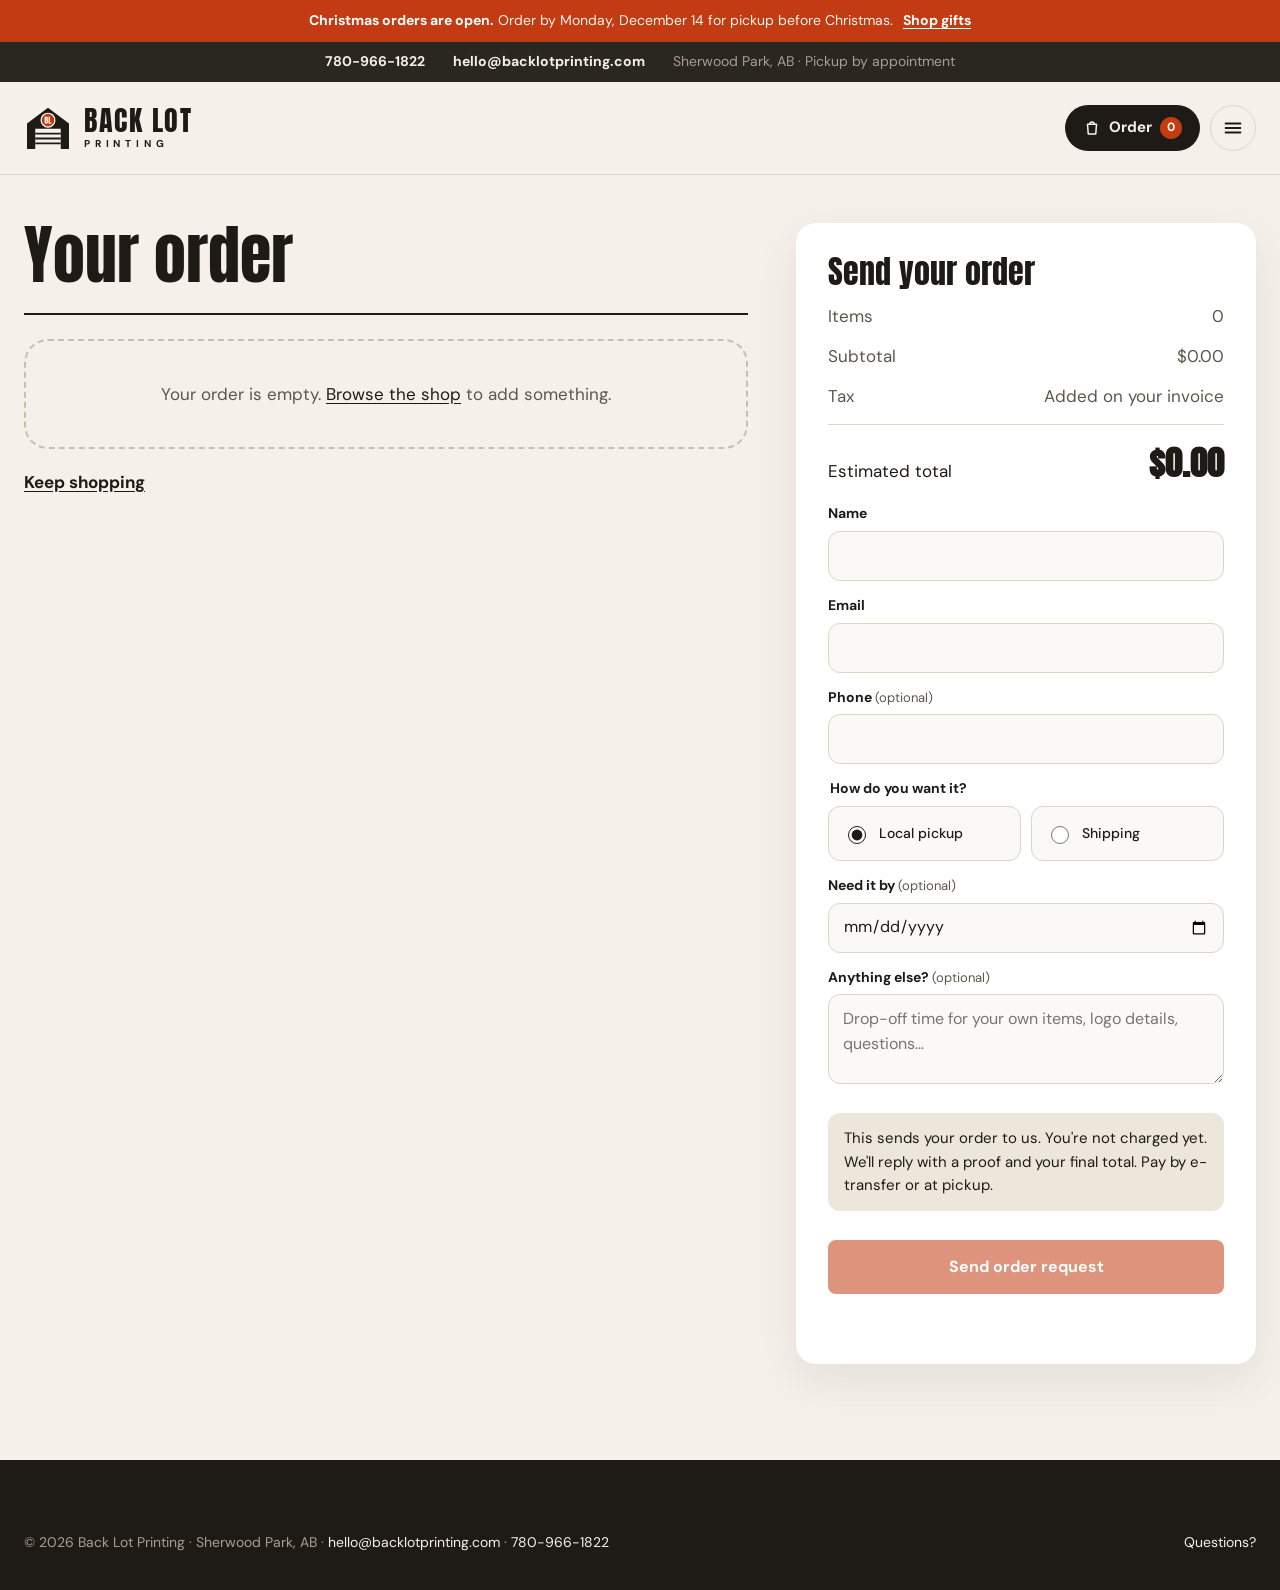
<file: order.html>
<!doctype html>
<html lang="en">
<head>
<meta charset="utf-8">
<meta name="viewport" content="width=device-width, initial-scale=1">
<title>Your order | Back Lot Printing, Sherwood Park</title>
<meta name="robots" content="noindex">
<link rel="icon" href="/favicon.ico" sizes="48x48">
<link rel="icon" href="/favicon.svg" type="image/svg+xml">
<link rel="icon" href="/favicon-192.png" type="image/png" sizes="192x192">
<link rel="apple-touch-icon" href="/apple-touch-icon.png">
<link rel="preconnect" href="https://fonts.googleapis.com">
<link rel="preconnect" href="https://fonts.gstatic.com" crossorigin>
<link href="https://fonts.googleapis.com/css2?family=Anton&family=DM+Sans:opsz,wght@9..40,400;9..40,500;9..40,700&family=Fraunces:opsz,wght@9..144,500..700&family=Yellowtail&display=swap" rel="stylesheet">
<link rel="stylesheet" href="styles.css">
<script src="config.js"></script>
<script src="products.js"></script>
<script src="site.js"></script>
</head>
<body>

<div class="topbar topbar--xmas" data-xmas-until="2026-12-14"><b>Christmas orders are open.</b> Order by Monday, December 14 for pickup before Christmas. <a href="shop.html?cat=gifts">Shop gifts</a></div>

<div class="contactbar"><div class="wrap"><a data-link="phone" href="tel:7809661822"><svg width="18" height="18" viewBox="0 0 24 24" fill="none" stroke="currentColor" stroke-width="2" stroke-linecap="round" stroke-linejoin="round" aria-hidden="true"><path d="M5 4h4l2 5-2.5 1.5a11 11 0 0 0 5 5L15 13l5 2v4a2 2 0 0 1-2 2A16 16 0 0 1 3 6a2 2 0 0 1 2-2"/></svg><span><span class="cb-long">Call or text </span>780-966-1822</span></a><a data-link="email" href="mailto:hello@backlotprinting.com"><svg width="18" height="18" viewBox="0 0 24 24" fill="none" stroke="currentColor" stroke-width="2" stroke-linecap="round" stroke-linejoin="round" aria-hidden="true"><rect x="3" y="5" width="18" height="14" rx="2"/><path d="M3 7l9 6 9-6"/></svg><span>hello@backlotprinting.com</span></a><span class="cb-where">Sherwood Park, AB · Pickup by appointment</span></div></div>

<header class="site-header">
  <div class="wrap">
    <a class="logo" href="index.html" aria-label="Back Lot Printing home">
      <svg width="48" height="48" viewBox="0 0 64 64" aria-hidden="true"><path d="M4 26 L32 5 L60 26 V60 H4 Z" fill="#1E1B17"/><rect x="15" y="33" width="34" height="27" fill="#F5F1EA"/><path d="M15 39.5 H49 M15 46 H49 M15 52.5 H49" stroke="#1E1B17" stroke-width="2.4"/><circle cx="32" cy="21.5" r="9.2" fill="#C23B12" stroke="#FFFFFF" stroke-width="1.6"/><path d="M27.57 26.1V16.9H30.07Q31.07 16.9 31.53 17.39Q31.98 17.88 31.98 19V19.4Q31.98 20.05 31.75 20.45Q31.52 20.86 31.04 20.98Q31.67 21.14 31.88 21.72Q32.09 22.29 32.09 23.13Q32.09 24.02 31.92 24.69Q31.75 25.36 31.32 25.73Q30.88 26.1 30.07 26.1ZM29.37 20.37H29.75Q30 20.37 30.08 20.17Q30.15 19.97 30.15 19.69V18.77Q30.15 18.32 29.76 18.32H29.37ZM29.55 24.48Q30.27 24.48 30.27 23.8V22.65Q30.27 22.26 30.15 22.03Q30.03 21.8 29.71 21.8H29.37V24.47Q29.49 24.48 29.55 24.48ZM32.7 26.1V16.9H34.54V24.53H36.43V26.1Z" fill="#FFFFFF"/></svg>
      <span class="logo-words"><b>BACK LOT</b><small>PRINTING</small></span>
    </a>
    <nav id="site-nav" class="nav" aria-label="Main">
 <a href="shop.html">Shop</a><a href="shop.html?cat=apparel">Apparel</a>
 <a href="index.html#byo">Engraving</a><a href="shop.html?cat=print">3D printing</a>
 <a href="index.html#work">Our work</a></nav>
    <div class="header-actions">
      <a class="cart-link" href="order.html" data-cart-label aria-label="Your order" aria-current="page">
        <svg width="18" height="18" viewBox="0 0 24 24" fill="none" stroke="currentColor" stroke-width="2" stroke-linecap="round" stroke-linejoin="round" aria-hidden="true"><path d="M6 7h12l-1 13H7L6 7z"/><path d="M9 7a3 3 0 0 1 6 0"/></svg>
        Order <span class="cart-count" data-cart-count>0</span>
      </a>
      <button class="menu-toggle" type="button" aria-controls="site-nav" aria-expanded="false" aria-label="Menu">
        <svg width="22" height="22" viewBox="0 0 24 24" fill="none" stroke="currentColor" stroke-width="2.2" stroke-linecap="round" aria-hidden="true"><path d="M4 7h16M4 12h16M4 17h16"/></svg>
      </button>
    </div>
  </div>
</header>

<main class="wrap">
  <div class="order">
    <div>
      <h1 class="h1" style="font-size:clamp(40px,5vw,64px);margin-bottom:24px">Your order</h1>
      <div class="order-items" id="items"></div>
      <div id="empty" class="empty" hidden style="margin-top:24px">
        Your order is empty. <a href="shop.html">Browse the shop</a> to add something.
      </div>
      <p style="margin-top:20px"><a class="link-strong" href="shop.html">Keep shopping</a></p>
    </div>

    <form class="summary" id="order-form" name="order" method="POST" action="/thanks.html" data-netlify="true" netlify-honeypot="bot-field" novalidate>
      <input type="hidden" name="form-name" value="order">
      <input type="hidden" name="Order">
      <input type="hidden" name="Estimated total">
      <p class="visually-hidden" aria-hidden="true"><label>Leave this empty <input name="bot-field" tabindex="-1" autocomplete="off"></label></p>
      <h2 class="h2" style="font-size:32px">Send your order</h2>
      <div class="sum-line"><span>Items</span><span id="sum-count">0</span></div>
      <div class="sum-line"><span>Subtotal</span><span id="sum-sub">$0</span></div>
      <div class="sum-line"><span>Tax</span><span>Added on your invoice</span></div>
      <div class="sum-total"><span>Estimated total</span><strong id="sum-total">$0</strong></div>
      <p class="notice warn" id="min-warn" hidden>Trade items (tags, tool marking, QR codes) have a $40 minimum. Add a few more, or send it anyway and we'll talk.</p>

      <div class="field"><label for="o-name">Name</label><input id="o-name" name="Name" autocomplete="name" required></div>
      <div class="field"><label for="o-email">Email</label><input id="o-email" name="Email" type="email" autocomplete="email" required></div>
      <div class="field"><label for="o-phone">Phone <span class="hint">(optional)</span></label><input id="o-phone" name="Phone" type="tel" autocomplete="tel"></div>
      <fieldset style="border:none;margin:0;padding:0" class="field">
        <legend class="field-label" style="margin-bottom:6px">How do you want it?</legend>
        <div class="radio-row">
          <label><input type="radio" name="Delivery" value="Local pickup" checked> Local pickup</label>
          <label><input type="radio" name="Delivery" value="Shipping (quote on invoice)"> Shipping</label>
        </div>
      </fieldset>
      <div class="field"><label for="o-date">Need it by <span class="hint">(optional)</span></label><input id="o-date" name="Needed by" type="date"></div>
      <div class="field"><label for="o-notes">Anything else? <span class="hint">(optional)</span></label><textarea id="o-notes" name="Notes" placeholder="Drop-off time for your own items, logo details, questions…" style="min-height:90px"></textarea></div>

      <p class="notice">This sends your order to us. You're not charged yet. We'll reply with a proof and your final total. Pay by e-transfer or at pickup.</p>
      <button class="btn btn-accent" type="submit" id="send">Send order request</button>
      <p class="form-status" id="order-status" role="status" aria-live="polite"></p>
    </form>
  </div>
</main>

<footer class="site-footer">
  <div class="wrap">
    <div class="footer-bottom" style="margin-top:0;border-top:none;padding-top:0">
      <span>© <span data-year>2026</span> Back Lot Printing · Sherwood Park, AB · <a data-link="email" href="mailto:hello@backlotprinting.com">hello@backlotprinting.com</a> · <a data-link="phone" href="tel:7809661822">780-966-1822</a></span>
      <span><a href="index.html#faq">Questions?</a></span>
    </div>
  </div>
</footer>

<div class="mobile-cta" data-mobile-cta><a class="btn btn-accent" href="index.html#quote">Get a quote</a><a class="btn btn-dark" href="tel:7809661822"><svg width="18" height="18" viewBox="0 0 24 24" fill="none" stroke="currentColor" stroke-width="2" stroke-linecap="round" stroke-linejoin="round" aria-hidden="true"><path d="M5 4h4l2 5-2.5 1.5a11 11 0 0 0 5 5L15 13l5 2v4a2 2 0 0 1-2 2A16 16 0 0 1 3 6a2 2 0 0 1 2-2"/></svg>Call or text</a></div>


<script>
document.addEventListener('DOMContentLoaded', function () {
  var itemsEl = document.getElementById('items');

  function lines() {
    return BL.getOrder().map(function (l, i) { return { i: i, line: l, p: BL.find(l.id) }; }).filter(function (x) { return x.p; });
  }

  function render() {
    var L = lines(), sub = 0, count = 0, tradeSub = 0;
    itemsEl.innerHTML = L.map(function (x) {
      var pr = BL.priceFor(x.p, x.line.qty);
      sub += pr.total; count += x.line.qty;
      if (x.p.cat === 'biz' && x.p.unit === 'ea') tradeSub += pr.total;
      return '<div class="order-row">' +
        '<span class="card-art">' + BL.art(x.p, '') + '</span>' +
        '<div><h3>' + BL.esc(x.p.name) + '</h3>' +
        '<p>"' + BL.esc(x.line.text) + '"' + (x.line.notes ? ' · ' + BL.esc(x.line.notes) : '') + '</p>' +
        '<p>' + x.line.qty + ' × ' + BL.money(pr.each) + (pr.note ? ' · ' + pr.note : '') + (x.p.byo ? ' · you bring the item' : '') + '</p>' +
        '<div class="row-actions">' +
          '<div class="qty" role="group" aria-label="Quantity for ' + BL.esc(x.p.name) + '"><button type="button" data-dec="' + x.i + '" aria-label="One fewer">−</button><input type="number" value="' + x.line.qty + '" min="' + (x.p.min || 1) + '" data-q="' + x.i + '" aria-label="Quantity"><button type="button" data-inc="' + x.i + '" aria-label="One more">+</button></div>' +
          '<button type="button" class="link-btn" data-rm="' + x.i + '">Remove</button>' +
        '</div></div>' +
        '<span class="row-price">$' + pr.total.toFixed(2) + '</span></div>';
    }).join('');
    document.getElementById('empty').hidden = L.length > 0;
    document.getElementById('sum-count').textContent = count;
    document.getElementById('sum-sub').textContent = '$' + sub.toFixed(2);
    document.getElementById('sum-total').textContent = '$' + sub.toFixed(2);
    document.getElementById('min-warn').hidden = !(tradeSub > 0 && tradeSub < 40);
    document.getElementById('send').disabled = L.length === 0;

    var setQty = function (idx, q) {
      var order = BL.getOrder(); var p = BL.find(order[idx].id);
      order[idx].qty = Math.max((p && p.min) || 1, q || 1);
      BL.saveOrder(order); render();
    };
    itemsEl.querySelectorAll('[data-dec]').forEach(function (b) { b.addEventListener('click', function () { var i = +b.dataset.dec; setQty(i, BL.getOrder()[i].qty - 1); }); });
    itemsEl.querySelectorAll('[data-inc]').forEach(function (b) { b.addEventListener('click', function () { var i = +b.dataset.inc; setQty(i, BL.getOrder()[i].qty + 1); }); });
    itemsEl.querySelectorAll('[data-q]').forEach(function (inp) { inp.addEventListener('change', function () { setQty(+inp.dataset.q, parseInt(inp.value, 10)); }); });
    itemsEl.querySelectorAll('[data-rm]').forEach(function (b) { b.addEventListener('click', function () { var o = BL.getOrder(); o.splice(+b.dataset.rm, 1); BL.saveOrder(o); render(); }); });
  }

  document.getElementById('order-form').addEventListener('submit', function (e) {
    e.preventDefault();
    var f = e.target, st = document.getElementById('order-status');
    var err = function (m, el) { st.textContent = m; st.className = 'form-status err'; if (el) el.focus(); };
    if (!lines().length) return err('Add something to your order first.');
    if (!f.elements['Name'].value.trim()) return err('Add your name.', f.elements['Name']);
    if (!f.elements['Email'].value.trim() || !f.elements['Email'].checkValidity()) return err('Add an email like name@example.com.', f.elements['Email']);

    var total = 0;
    var summary = lines().map(function (x) {
      var pr = BL.priceFor(x.p, x.line.qty); total += pr.total;
      return '- ' + x.line.qty + ' × ' + x.p.name + ' (' + BL.money(pr.each) + ' ea) = $' + pr.total.toFixed(2) +
        '\n  Personalization: ' + x.line.text + (x.line.notes ? '\n  Notes: ' + x.line.notes : '') + (x.p.byo ? '\n  Customer brings item' : '');
    }).join('\n');
    var fields = {
      'Name': f.elements['Name'].value, 'Email': f.elements['Email'].value, 'Phone': f.elements['Phone'].value || 'None',
      'Delivery': f.elements['Delivery'].value, 'Needed by': f.elements['Needed by'].value || 'None',
      'Order': '\n' + summary, 'Estimated total': '$' + total.toFixed(2) + ' + tax', 'Notes': f.elements['Notes'].value || 'None'
    };
    BL.sendForm('Order request from ' + fields.Name, fields, st, function (how) {
      if (how === 'mail') return;
      BL.saveOrder([]); render(); f.reset();
      st.innerHTML = 'Thanks, ' + BL.esc(fields.Name.trim().split(/\s+/)[0]) + '. Your order request is in. We\'ll email <b>' + BL.esc(fields.Email) + '</b> within one business day with a proof and your final total. Nothing is charged until you approve.';
      st.className = 'form-status ok form-done';
    }, { form: 'order' });
  });

  render();
});
</script>
</body>
</html>
</file>
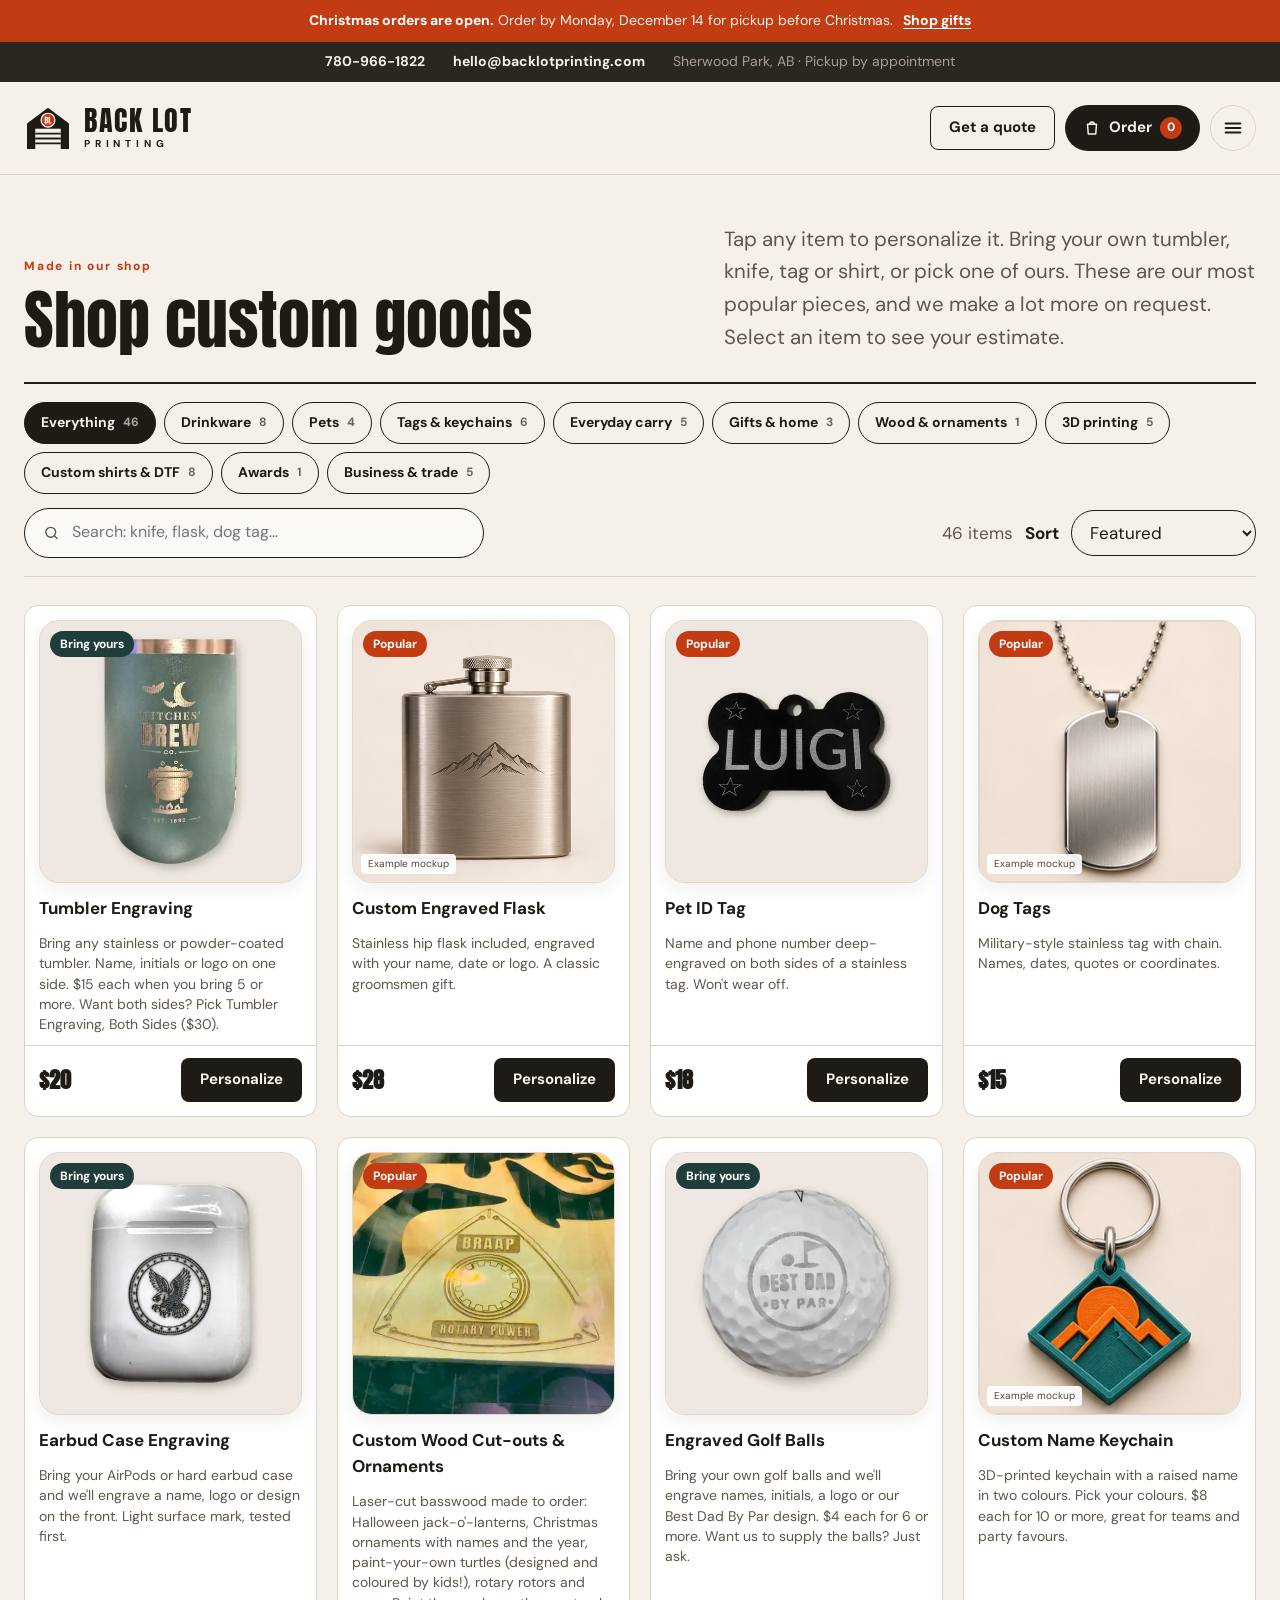
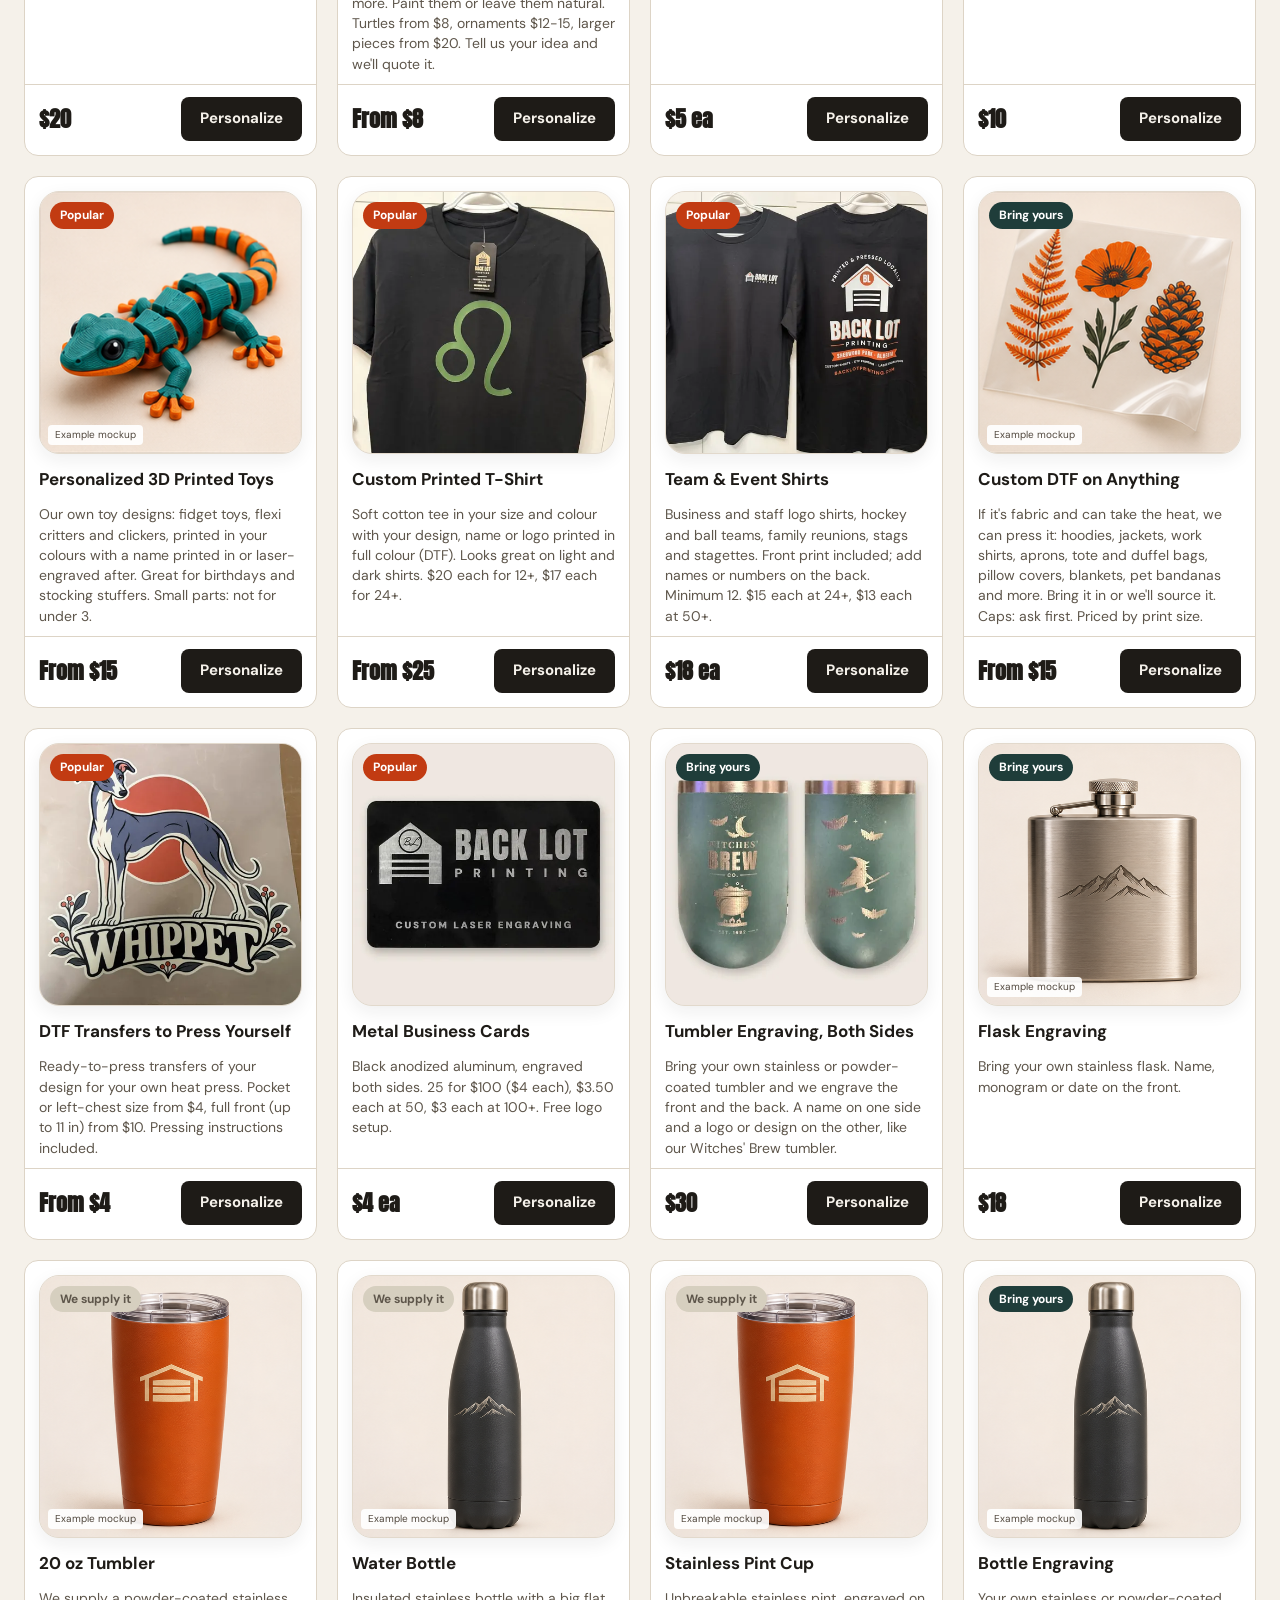
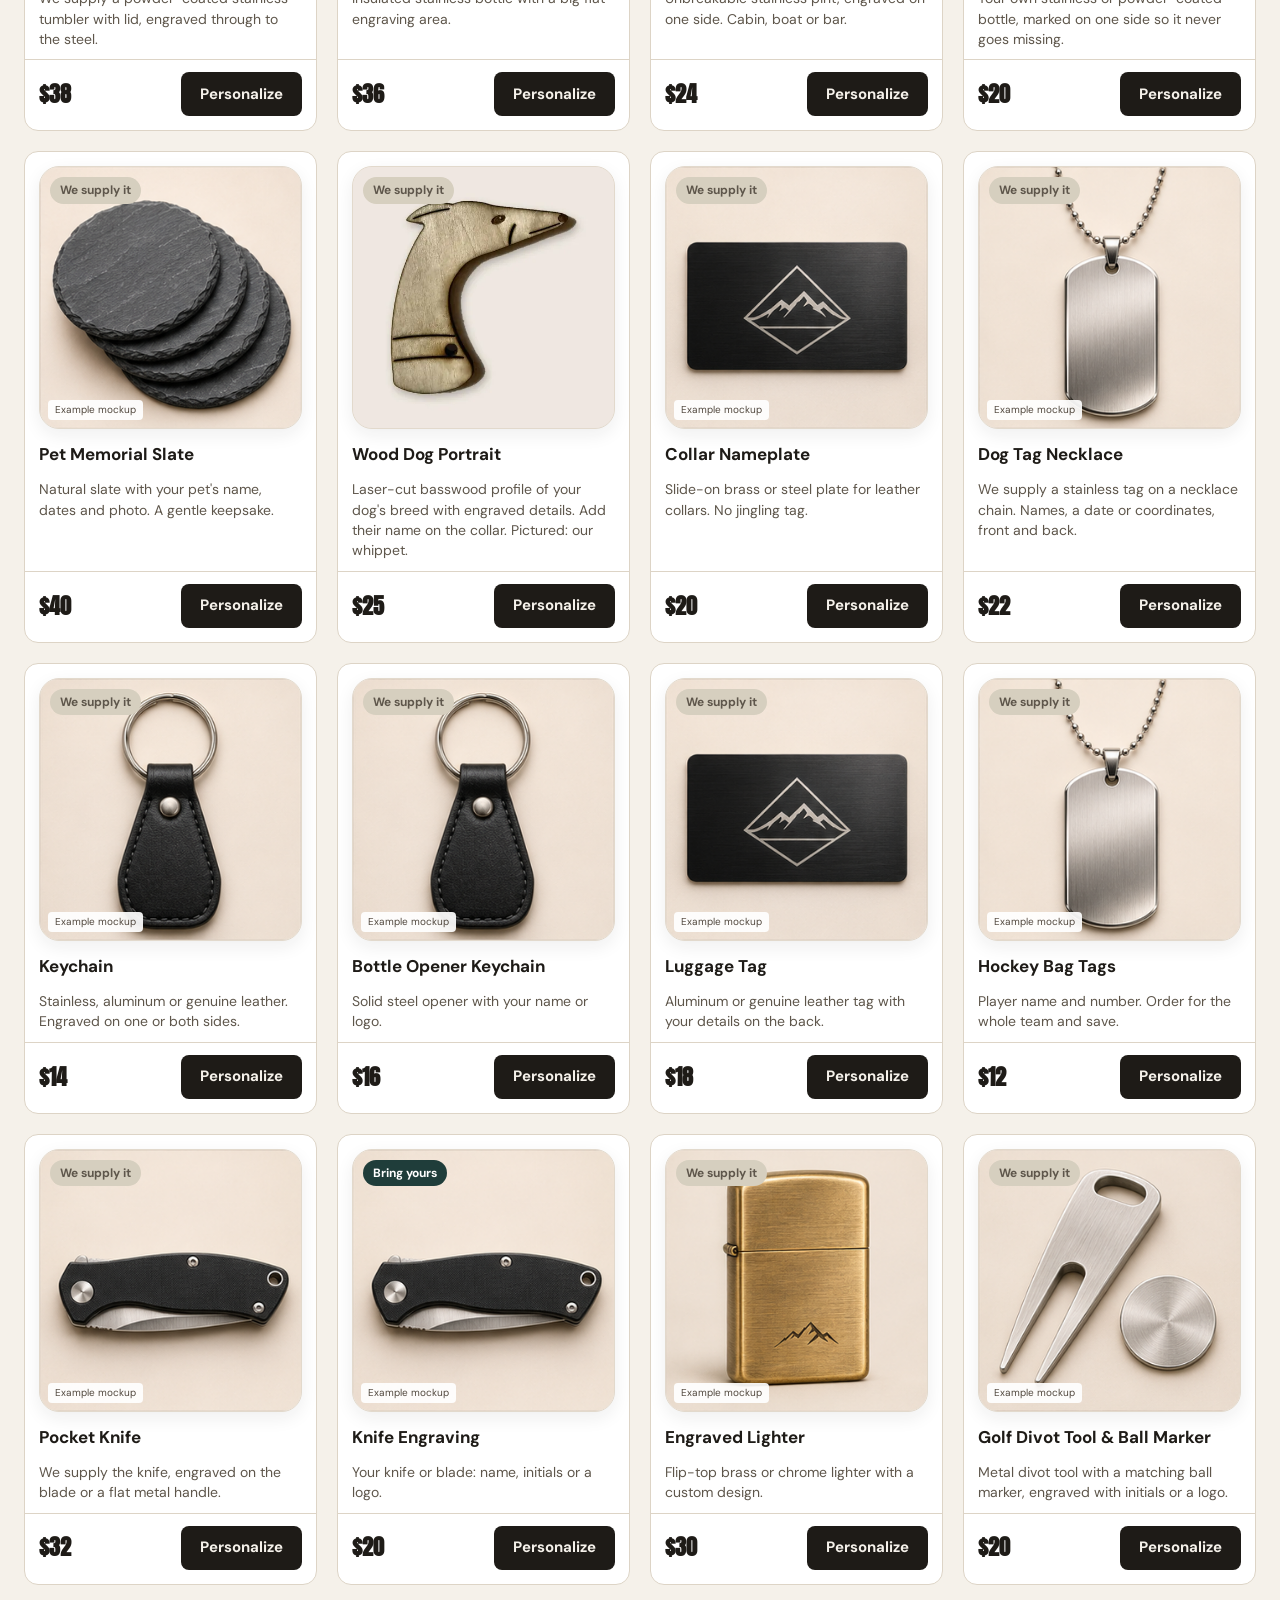
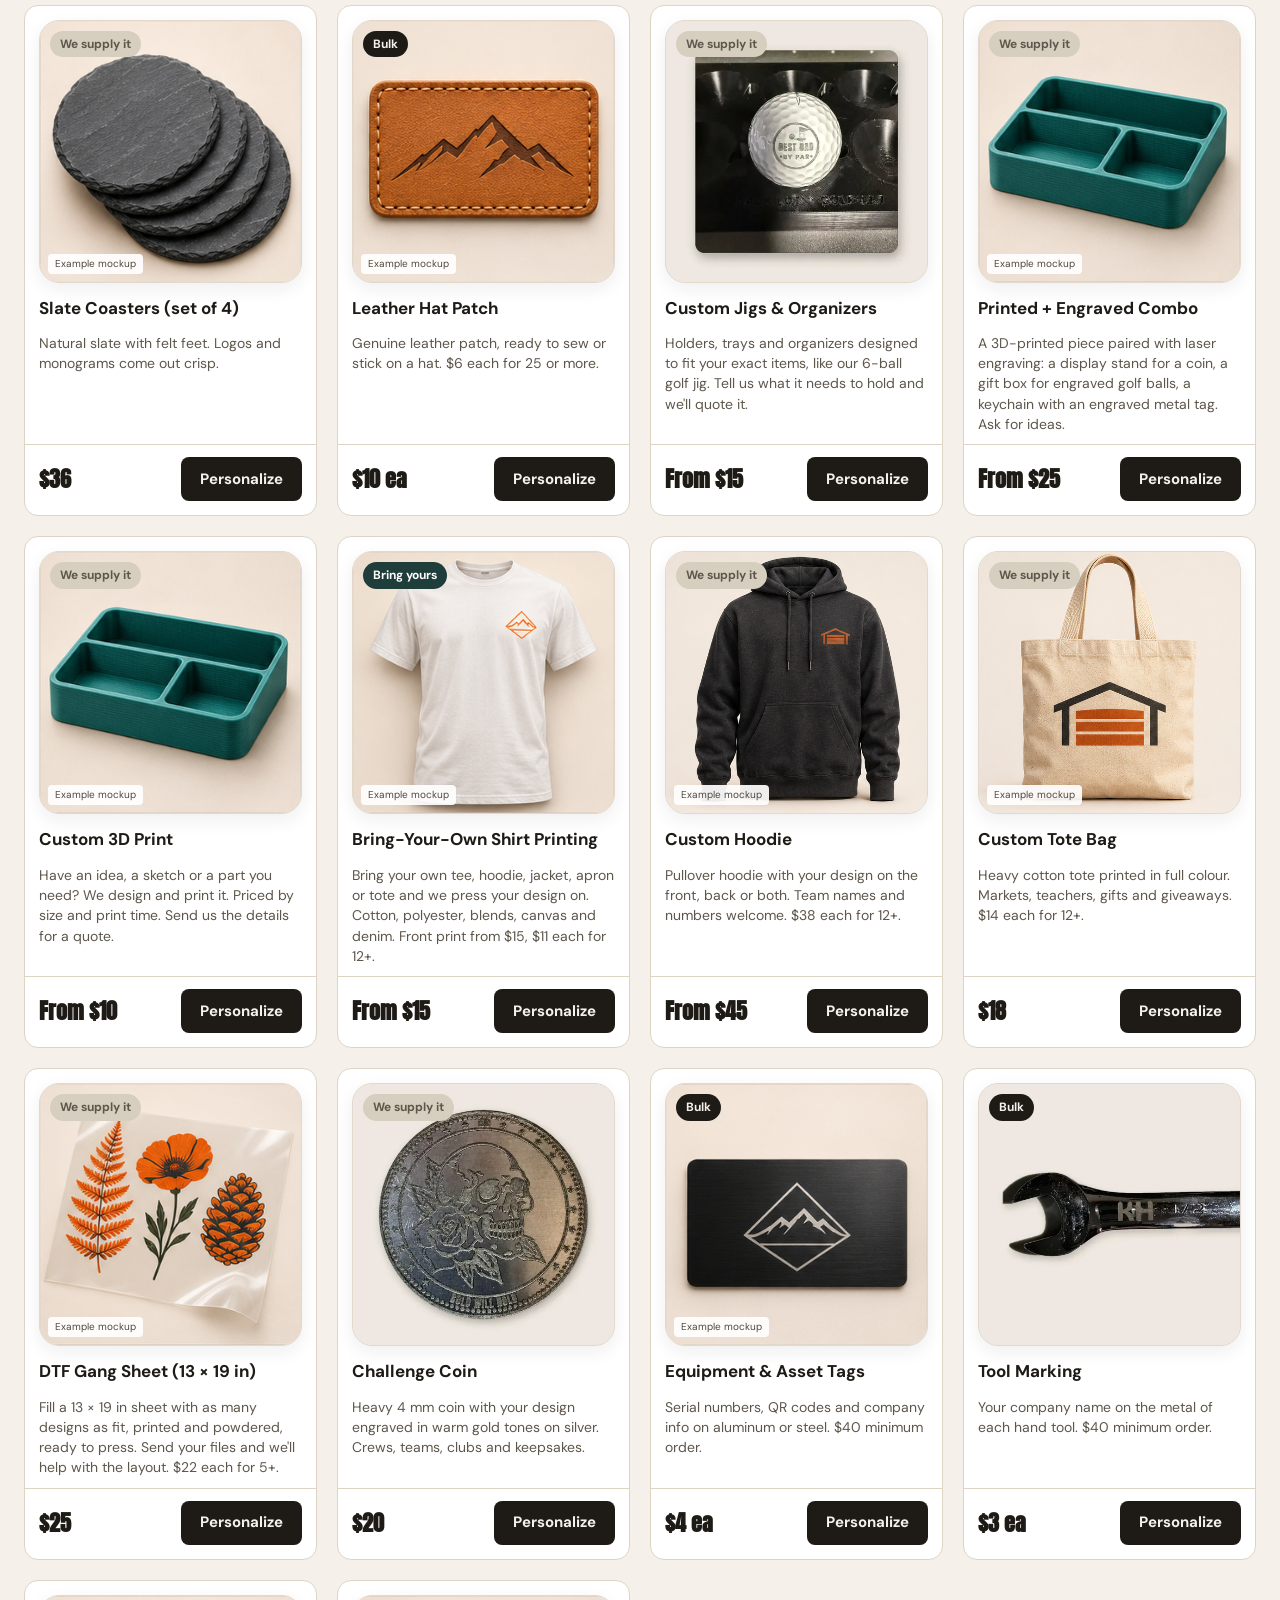
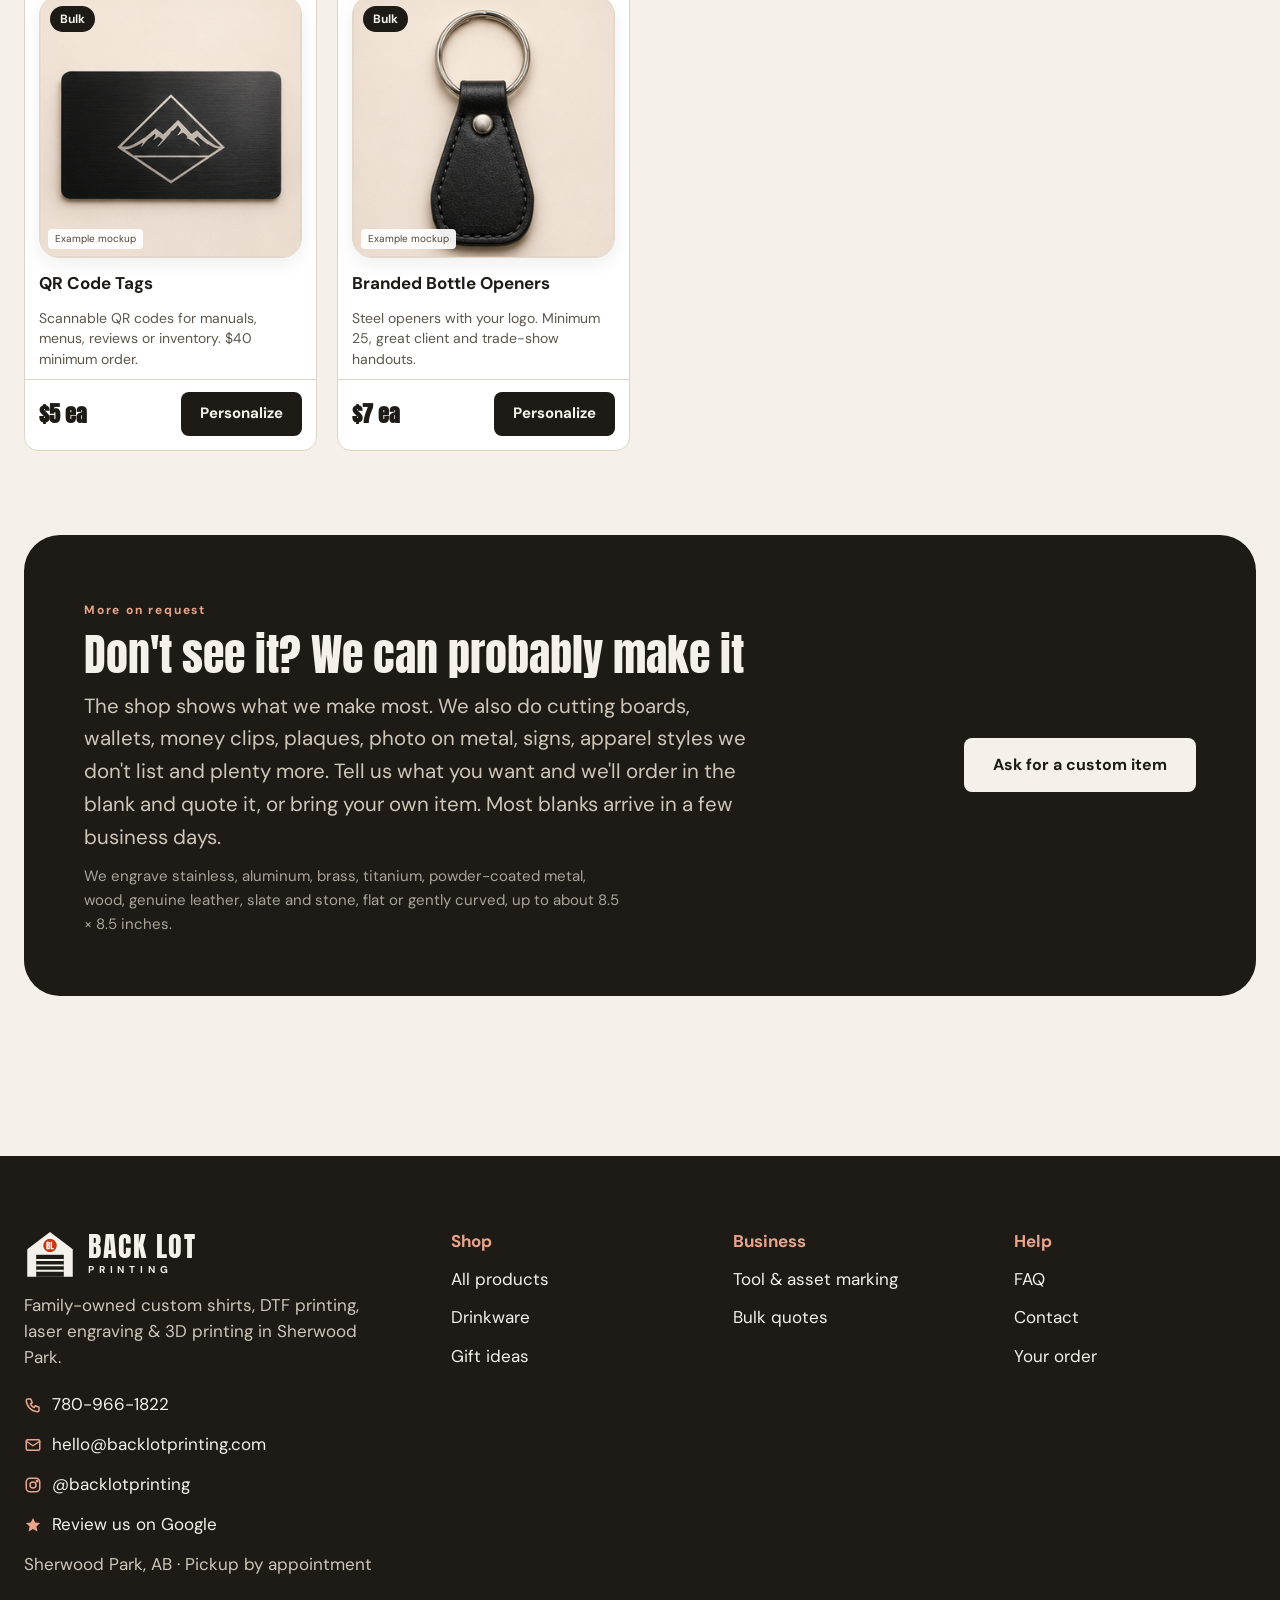
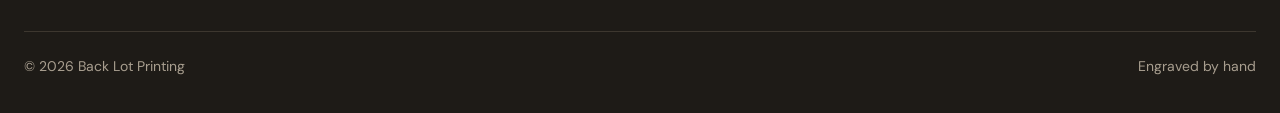
<file: shop.html>
<!doctype html>
<html lang="en">
<head>
<meta charset="utf-8">
<meta name="viewport" content="width=device-width, initial-scale=1">
<title>Shop Custom Shirts, DTF Prints &amp; Engraved Gifts | Back Lot Printing, Sherwood Park</title>
<meta name="description" content="Shop engraved tumblers, flasks, pet tags, gifts, custom DTF shirts and business goods from Back Lot Printing in Sherwood Park, AB. Bring your own item or pick one of ours.">
<link rel="icon" href="/favicon.ico" sizes="48x48">
<link rel="icon" href="/favicon.svg" type="image/svg+xml">
<link rel="icon" href="/favicon-192.png" type="image/png" sizes="192x192">
<link rel="apple-touch-icon" href="/apple-touch-icon.png">
<link rel="preconnect" href="https://fonts.googleapis.com">
<link rel="preconnect" href="https://fonts.gstatic.com" crossorigin>
<link href="https://fonts.googleapis.com/css2?family=Anton&family=DM+Sans:opsz,wght@9..40,400;9..40,500;9..40,700&family=Fraunces:opsz,wght@9..144,500..700&family=Yellowtail&display=swap" rel="stylesheet">
<link rel="stylesheet" href="styles.css">
<script src="config.js"></script>
<script src="products.js"></script>
<script src="site.js"></script>
</head>
<body>

<div class="topbar topbar--xmas" data-xmas-until="2026-12-14"><b>Christmas orders are open.</b> Order by Monday, December 14 for pickup before Christmas. <a href="shop.html?cat=gifts">Shop gifts</a></div>

<div class="contactbar"><div class="wrap"><a data-link="phone" href="tel:7809661822"><svg width="18" height="18" viewBox="0 0 24 24" fill="none" stroke="currentColor" stroke-width="2" stroke-linecap="round" stroke-linejoin="round" aria-hidden="true"><path d="M5 4h4l2 5-2.5 1.5a11 11 0 0 0 5 5L15 13l5 2v4a2 2 0 0 1-2 2A16 16 0 0 1 3 6a2 2 0 0 1 2-2"/></svg><span><span class="cb-long">Call or text </span>780-966-1822</span></a><a data-link="email" href="mailto:hello@backlotprinting.com"><svg width="18" height="18" viewBox="0 0 24 24" fill="none" stroke="currentColor" stroke-width="2" stroke-linecap="round" stroke-linejoin="round" aria-hidden="true"><rect x="3" y="5" width="18" height="14" rx="2"/><path d="M3 7l9 6 9-6"/></svg><span>hello@backlotprinting.com</span></a><span class="cb-where">Sherwood Park, AB · Pickup by appointment</span></div></div>

<header class="site-header">
  <div class="wrap">
    <a class="logo" href="index.html" aria-label="Back Lot Printing home">
      <svg width="48" height="48" viewBox="0 0 64 64" aria-hidden="true"><path d="M4 26 L32 5 L60 26 V60 H4 Z" fill="#1E1B17"/><rect x="15" y="33" width="34" height="27" fill="#F5F1EA"/><path d="M15 39.5 H49 M15 46 H49 M15 52.5 H49" stroke="#1E1B17" stroke-width="2.4"/><circle cx="32" cy="21.5" r="9.2" fill="#C23B12" stroke="#FFFFFF" stroke-width="1.6"/><path d="M27.57 26.1V16.9H30.07Q31.07 16.9 31.53 17.39Q31.98 17.88 31.98 19V19.4Q31.98 20.05 31.75 20.45Q31.52 20.86 31.04 20.98Q31.67 21.14 31.88 21.72Q32.09 22.29 32.09 23.13Q32.09 24.02 31.92 24.69Q31.75 25.36 31.32 25.73Q30.88 26.1 30.07 26.1ZM29.37 20.37H29.75Q30 20.37 30.08 20.17Q30.15 19.97 30.15 19.69V18.77Q30.15 18.32 29.76 18.32H29.37ZM29.55 24.48Q30.27 24.48 30.27 23.8V22.65Q30.27 22.26 30.15 22.03Q30.03 21.8 29.71 21.8H29.37V24.47Q29.49 24.48 29.55 24.48ZM32.7 26.1V16.9H34.54V24.53H36.43V26.1Z" fill="#FFFFFF"/></svg>
      <span class="logo-words"><b>BACK LOT</b><small>PRINTING</small></span>
    </a>
    <nav id="site-nav" class="nav" aria-label="Main">
 <a href="shop.html">Shop</a><a href="shop.html?cat=apparel">Apparel</a>
 <a href="index.html#byo">Engraving</a><a href="shop.html?cat=print">3D printing</a>
 <a href="index.html#work">Our work</a></nav>
    <div class="header-actions">
      <a class="btn btn-outline btn-sm" href="index.html#quote">Get a quote</a>
      <a class="cart-link" href="order.html" data-cart-label aria-label="Your order">
        <svg width="18" height="18" viewBox="0 0 24 24" fill="none" stroke="currentColor" stroke-width="2" stroke-linecap="round" stroke-linejoin="round" aria-hidden="true"><path d="M6 7h12l-1 13H7L6 7z"/><path d="M9 7a3 3 0 0 1 6 0"/></svg>
        Order <span class="cart-count" data-cart-count>0</span>
      </a>
      <button class="menu-toggle" type="button" aria-controls="site-nav" aria-expanded="false" aria-label="Menu">
        <svg width="22" height="22" viewBox="0 0 24 24" fill="none" stroke="currentColor" stroke-width="2.2" stroke-linecap="round" aria-hidden="true"><path d="M4 7h16M4 12h16M4 17h16"/></svg>
      </button>
    </div>
  </div>
</header>

<main class="wrap">
  <div class="shop-head">
    <div><span class="label">Made in our shop</span><h1 class="h1" style="font-size:clamp(40px,5vw,68px)">Shop custom goods</h1></div>
    <p class="lede" style="max-width:26em">Tap any item to personalize it. Bring your own tumbler, knife, tag or shirt, or pick one of ours. These are our most popular pieces, and we make a lot more on request. Select an item to see your estimate.</p>
  </div>

  <div class="filters">
    <div class="chips" id="chips" role="group" aria-label="Category"></div>
    <div class="filter-row">
      <label class="search" for="q">
        <svg width="18" height="18" viewBox="0 0 24 24" fill="none" stroke="#5E564B" stroke-width="2" stroke-linecap="round" aria-hidden="true"><circle cx="11" cy="11" r="7"/><path d="M20 20l-4-4"/></svg>
        <span class="visually-hidden">Search products</span>
        <input id="q" type="search" placeholder="Search: knife, flask, dog tag…">
      </label>
      <div class="sort">
        <span class="muted" id="count" aria-live="polite"></span>
        <label for="sort" style="font-weight:700">Sort</label>
        <select id="sort">
          <option value="featured">Featured</option>
          <option value="low">Price: low to high</option>
          <option value="high">Price: high to low</option>
          <option value="az">Name: A to Z</option>
        </select>
      </div>
    </div>
  </div>

  <div class="grid" id="grid"></div>
  <p class="empty" id="empty" hidden>Nothing matches that, but we can probably still make it. <a href="index.html#quote">Ask us</a> and we'll order in the blank or engrave one you bring.</p>

  <section class="section--tight">
    <div class="byo" style="grid-template-columns:1fr">
      <div class="byo-main" style="flex-direction:row;justify-content:space-between;align-items:center;flex-wrap:wrap;gap:28px">
        <div style="max-width:40em">
          <span class="label">More on request</span>
          <h2 class="h2" style="font-size:clamp(30px,3.4vw,44px)">Don't see it? We can probably make it</h2>
          <p class="lede" style="margin-top:12px">The shop shows what we make most. We also do cutting boards, wallets, money clips, plaques, photo on metal, signs, apparel styles we don't list and plenty more. Tell us what you want and we'll order in the blank and quote it, or bring your own item. Most blanks arrive in a few business days.</p>
          <p class="lede" style="margin-top:10px;font-size:15px;opacity:.8">We engrave stainless, aluminum, brass, titanium, powder-coated metal, wood, genuine leather, slate and stone, flat or gently curved, up to about 8.5 × 8.5 inches.</p>
        </div>
        <a class="btn btn-light" href="index.html#quote">Ask for a custom item</a>
      </div>
    </div>
  </section>
</main>

<!-- Personalize dialog -->
<dialog class="product" id="dlg" aria-labelledby="dlg-name">
  <button class="dlg-close" type="button" id="dlg-close" aria-label="Close">×</button>
  <div class="dlg">
    <div class="dlg-art"><span class="badge" id="dlg-badge"></span><span id="dlg-icon"></span><span class="dlg-preview" id="dlg-preview"></span></div>
    <form class="dlg-body" id="dlg-form" method="dialog" novalidate>
      <div class="dlg-top">
        <div><span class="label" id="dlg-cat" style="margin-bottom:6px"></span><h2 class="h2" id="dlg-name" style="font-size:clamp(28px,3vw,38px)"></h2></div>
        <span class="dlg-price" id="dlg-price"></span>
      </div>
      <p class="muted" id="dlg-desc" style="margin:0"></p>
      <div class="pills"><span id="dlg-supply"></span><span id="dlg-proof">Proof before we engrave</span><span>Ready in <span>1-5 business days</span></span></div>
      <div class="field">
        <label for="dlg-text" id="dlg-ask">What should we engrave?</label>
        <input id="dlg-text" type="text" maxlength="80" placeholder="Name, date, initials, or 'logo, I'll email it'">
      </div>
      <div class="field">
        <label for="dlg-notes">Notes <span class="hint">(optional: colour, font, placement, deadline)</span></label>
        <input id="dlg-notes" type="text" maxlength="160">
      </div>
      <div class="field">
        <span class="field-label" id="qty-label">Quantity</span>
        <div class="qty" role="group" aria-labelledby="qty-label">
          <button type="button" id="qty-dec" aria-label="One fewer">−</button>
          <input id="qty" type="number" min="1" value="1" aria-labelledby="qty-label">
          <button type="button" id="qty-inc" aria-label="One more">+</button>
        </div>
        <span class="hint" id="qty-hint"></span>
      </div>
      <div class="dlg-total">
        <div><span class="muted" id="dlg-note"></span><strong id="dlg-total"></strong></div>
        <button class="btn btn-accent" type="submit" id="dlg-add">Add to order</button>
      </div>
      <p class="form-status ok" id="dlg-status" role="status" aria-live="polite"></p>
    </form>
  </div>
</dialog>

<footer class="site-footer">
  <div class="wrap">
    <div class="footer-grid">
      <div class="footer-col">
        <a class="logo" href="index.html" aria-label="Back Lot Printing home" style="color:#F5F1EA">
          <svg width="52" height="52" viewBox="0 0 64 64" aria-hidden="true"><path d="M4 26 L32 5 L60 26 V60 H4 Z" fill="#F5F1EA"/><rect x="15" y="33" width="34" height="27" fill="#1E1B17"/><path d="M15 39.5 H49 M15 46 H49 M15 52.5 H49" stroke="#F5F1EA" stroke-width="2.4"/><circle cx="32" cy="21.5" r="9.2" fill="#C23B12" stroke="#FFFFFF" stroke-width="1.6"/><path d="M27.57 26.1V16.9H30.07Q31.07 16.9 31.53 17.39Q31.98 17.88 31.98 19V19.4Q31.98 20.05 31.75 20.45Q31.52 20.86 31.04 20.98Q31.67 21.14 31.88 21.72Q32.09 22.29 32.09 23.13Q32.09 24.02 31.92 24.69Q31.75 25.36 31.32 25.73Q30.88 26.1 30.07 26.1ZM29.37 20.37H29.75Q30 20.37 30.08 20.17Q30.15 19.97 30.15 19.69V18.77Q30.15 18.32 29.76 18.32H29.37ZM29.55 24.48Q30.27 24.48 30.27 23.8V22.65Q30.27 22.26 30.15 22.03Q30.03 21.8 29.71 21.8H29.37V24.47Q29.49 24.48 29.55 24.48ZM32.7 26.1V16.9H34.54V24.53H36.43V26.1Z" fill="#FFFFFF"/></svg>
          <span class="logo-words"><b>BACK LOT</b><small>PRINTING</small></span>
        </a>
        <p class="footer-note">Family-owned custom shirts, DTF printing, laser engraving &amp; 3D printing in <span data-cfg="town">Sherwood Park</span>.</p>
        <ul class="footer-contact"><li><a href="tel:7809661822"><svg width="18" height="18" viewBox="0 0 24 24" fill="none" stroke="currentColor" stroke-width="2" stroke-linecap="round" stroke-linejoin="round" aria-hidden="true"><path d="M5 4h4l2 5-2.5 1.5a11 11 0 0 0 5 5L15 13l5 2v4a2 2 0 0 1-2 2A16 16 0 0 1 3 6a2 2 0 0 1 2-2"/></svg>780-966-1822</a></li><li><a href="mailto:hello@backlotprinting.com"><svg width="18" height="18" viewBox="0 0 24 24" fill="none" stroke="currentColor" stroke-width="2" stroke-linecap="round" stroke-linejoin="round" aria-hidden="true"><rect x="3" y="5" width="18" height="14" rx="2"/><path d="M3 7l9 6 9-6"/></svg>hello@backlotprinting.com</a></li><li><a href="https://www.instagram.com/backlotprinting" target="_blank" rel="noopener"><svg width="18" height="18" viewBox="0 0 24 24" fill="none" stroke="currentColor" stroke-width="2" aria-hidden="true"><rect x="3" y="3" width="18" height="18" rx="5"/><circle cx="12" cy="12" r="4"/><circle cx="17.5" cy="6.5" r="1" fill="currentColor"/></svg>@backlotprinting</a></li><li><a href="https://g.page/r/CfQ_juWvb0s0ECE/review" target="_blank" rel="noopener"><svg width="18" height="18" viewBox="0 0 24 24" aria-hidden="true"><path d="M12 2.5l2.9 6.1 6.6.8-4.9 4.6 1.3 6.6L12 17.3 6.1 20.6l1.3-6.6L2.5 9.4l6.6-.8z" fill="currentColor"/></svg>Review us on Google</a></li><li><span>Sherwood Park, AB · Pickup by appointment</span></li></ul>
      </div>
      <div class="footer-col"><strong>Shop</strong><a href="shop.html">All products</a><a href="shop.html?cat=drink">Drinkware</a><a href="shop.html?cat=gifts">Gift ideas</a></div>
      <div class="footer-col"><strong>Business</strong><a href="shop.html?cat=biz">Tool &amp; asset marking</a><a href="index.html#quote">Bulk quotes</a></div>
      <div class="footer-col"><strong>Help</strong><a href="index.html#faq">FAQ</a><a href="index.html#quote">Contact</a><a href="order.html">Your order</a></div>
    </div>
    <div class="footer-bottom"><span>© <span data-year>2026</span> Back Lot Printing</span><span>Engraved by hand</span></div>
  </div>
</footer>

<div class="mobile-cta" data-mobile-cta><a class="btn btn-accent" href="index.html#quote">Get a quote</a><a class="btn btn-dark" href="tel:7809661822"><svg width="18" height="18" viewBox="0 0 24 24" fill="none" stroke="currentColor" stroke-width="2" stroke-linecap="round" stroke-linejoin="round" aria-hidden="true"><path d="M5 4h4l2 5-2.5 1.5a11 11 0 0 0 5 5L15 13l5 2v4a2 2 0 0 1-2 2A16 16 0 0 1 3 6a2 2 0 0 1 2-2"/></svg>Call or text</a></div>


<script>
document.addEventListener('DOMContentLoaded', function () {
  var P = BL.products();
  var params = new URLSearchParams(location.search);
  var state = { cat: params.get('cat') || 'all', q: '', sort: 'featured' };
  var grid = document.getElementById('grid'), chips = document.getElementById('chips');

  function badge(p) {
    if (p.byo) return ['Bring yours', 'badge badge--byo'];
    if (p.feat) return ['Popular', 'badge badge--pop'];
    if (p.unit === 'ea') return ['Bulk', 'badge badge--bulk'];
    return ['We supply it', 'badge'];
  }

  function renderChips() {
    var counts = {}; P.forEach(function (p) { counts[p.cat] = (counts[p.cat] || 0) + 1; });
    var list = [{ id: 'all', label: 'Everything' }].concat(BL.CATS).filter(function (c) { return c.id === 'all' || counts[c.id]; });
    chips.innerHTML = list.map(function (c) {
      var n = c.id === 'all' ? P.length : counts[c.id];
      return '<button type="button" class="chip" data-cat="' + c.id + '" aria-pressed="' + (state.cat === c.id) + '">' + BL.esc(c.label) + ' <small>' + n + '</small></button>';
    }).join('');
    chips.querySelectorAll('.chip').forEach(function (b) {
      b.addEventListener('click', function () { state.cat = b.dataset.cat; renderChips(); renderGrid(); });
    });
  }

  function renderGrid() {
    var q = state.q.trim().toLowerCase();
    var list = P.filter(function (p) {
      return (state.cat === 'all' || p.cat === state.cat) && (!q || (p.name + ' ' + p.desc).toLowerCase().indexOf(q) !== -1);
    });
    if (state.sort === 'featured') list = list.slice().sort(function (a, b) { return (b.feat ? 1 : 0) - (a.feat ? 1 : 0); });
    if (state.sort === 'low') list = list.slice().sort(function (a, b) { return a.price - b.price; });
    if (state.sort === 'high') list = list.slice().sort(function (a, b) { return b.price - a.price; });
    if (state.sort === 'az') list = list.slice().sort(function (a, b) { return a.name.localeCompare(b.name); });
    grid.innerHTML = list.map(function (p) {
      var b = badge(p);
      return '<article class="card"><button type="button" class="card-open" data-id="' + p.id + '" aria-label="Personalize ' + BL.esc(p.name) + ', ' + BL.priceLabel(p) + '">' +
        '<span class="card-art"><span class="' + b[1] + '">' + b[0] + '</span>' + BL.art(p, p.name + ', engraved example') + '</span>' +
        '<span class="card-name">' + BL.esc(p.name) + '</span><span class="card-desc">' + BL.esc(p.desc) + '</span></button>' +
        '<div class="card-foot"><span class="card-price">' + BL.priceLabel(p) + '</span><button type="button" class="btn btn-dark btn-sm" data-id="' + p.id + '">Personalize</button></div></article>';
    }).join('');
    grid.querySelectorAll('[data-id]').forEach(function (el) { el.addEventListener('click', function () { openProduct(el.dataset.id); }); });
    document.getElementById('empty').hidden = list.length > 0;
    document.getElementById('count').textContent = list.length + (list.length === 1 ? ' item' : ' items');
  }

  document.getElementById('q').addEventListener('input', function (e) { state.q = e.target.value; renderGrid(); });
  document.getElementById('sort').addEventListener('change', function (e) { state.sort = e.target.value; renderGrid(); });

  /* Dialog */
  var dlg = document.getElementById('dlg'), cur = null;
  var qtyIn = document.getElementById('qty'), textIn = document.getElementById('dlg-text'), notesIn = document.getElementById('dlg-notes');
  function minQty(p) { return p.min || 1; }
  function updateTotal() {
    if (!cur) return;
    var q = Math.max(minQty(cur), parseInt(qtyIn.value, 10) || minQty(cur));
    var pr = BL.priceFor(cur, q);
    document.getElementById('dlg-total').textContent = '$' + pr.total.toFixed(2);
    document.getElementById('dlg-note').textContent = q + ' × ' + BL.money(pr.each) + (pr.note ? ' · ' + pr.note : '');
    document.getElementById('dlg-preview').textContent = textIn.value || 'your text here';
  }
  function openProduct(id, presetText) {
    cur = BL.find(id); if (!cur) return;
    var b = badge(cur);
    var cat = (BL.CATS.find(function (c) { return c.id === cur.cat; }) || {}).label || '';
    document.getElementById('dlg-badge').textContent = b[0]; document.getElementById('dlg-badge').className = b[1];
    document.getElementById('dlg-icon').innerHTML = BL.art(cur, cur.name + ', engraved example');
    document.getElementById('dlg-cat').textContent = cat;
    document.getElementById('dlg-name').textContent = cur.name;
    document.getElementById('dlg-price').textContent = BL.priceLabel(cur);
    document.getElementById('dlg-desc').textContent = cur.desc;
    document.getElementById('dlg-supply').textContent = cur.byo ? 'You bring the item' : 'We supply the item';
    var isPrint = cur.cat === 'apparel', is3D = cur.cat === 'print';
    document.getElementById('dlg-proof').textContent = is3D ? 'Details confirmed before production' : (isPrint ? 'Proof before we print' : 'Proof before we engrave');
    document.getElementById('dlg-ask').textContent = is3D ? 'What would you like us to make?' : (isPrint ? 'What should we print?' : 'What should we engrave?');
    textIn.placeholder = isPrint ? "Your text or 'design, I'll email it' + sizes & colours" : "Name, date, initials, or 'logo, I'll email it'";
    document.getElementById('dlg-status').textContent = '';
    textIn.value = presetText || ''; notesIn.value = '';
    qtyIn.min = minQty(cur); qtyIn.value = minQty(cur);
    document.getElementById('qty-hint').textContent = cur.min ? 'Minimum ' + cur.min : '';
    updateTotal();
    if (typeof dlg.showModal === 'function') dlg.showModal(); else dlg.setAttribute('open', '');
    textIn.focus();
  }
  function closeDlg() { if (dlg.open) { if (typeof dlg.close === 'function') dlg.close(); else dlg.removeAttribute('open'); } }
  document.getElementById('dlg-close').addEventListener('click', closeDlg);
  dlg.addEventListener('click', function (e) { if (e.target === dlg) closeDlg(); });
  document.getElementById('qty-dec').addEventListener('click', function () { qtyIn.value = Math.max(minQty(cur), (parseInt(qtyIn.value, 10) || 1) - 1); updateTotal(); });
  document.getElementById('qty-inc').addEventListener('click', function () { qtyIn.value = (parseInt(qtyIn.value, 10) || 0) + 1; updateTotal(); });
  qtyIn.addEventListener('input', updateTotal);
  qtyIn.addEventListener('blur', function () { qtyIn.value = Math.max(minQty(cur), parseInt(qtyIn.value, 10) || minQty(cur)); updateTotal(); });
  textIn.addEventListener('input', updateTotal);
  document.getElementById('dlg-form').addEventListener('submit', function (e) {
    e.preventDefault();
    var st = document.getElementById('dlg-status');
    if (!textIn.value.trim()) { st.textContent = cur.cat === 'apparel' ? 'Tell us what to print: text, or "design, I\'ll email it".' : 'Tell us what to engrave: a name, date, or "logo".'; st.className = 'form-status err'; textIn.focus(); return; }
    var q = Math.max(minQty(cur), parseInt(qtyIn.value, 10) || minQty(cur));
    BL.addToOrder({ id: cur.id, qty: q, text: textIn.value.trim(), notes: notesIn.value.trim() });
    st.innerHTML = 'Added ' + q + ' to your order. <a href="order.html">View order</a>';
    st.className = 'form-status ok';
  });

  renderChips(); renderGrid();
  if (params.get('item')) openProduct(params.get('item'), params.get('text') || '');
});
</script>
</body>
</html>
</file>
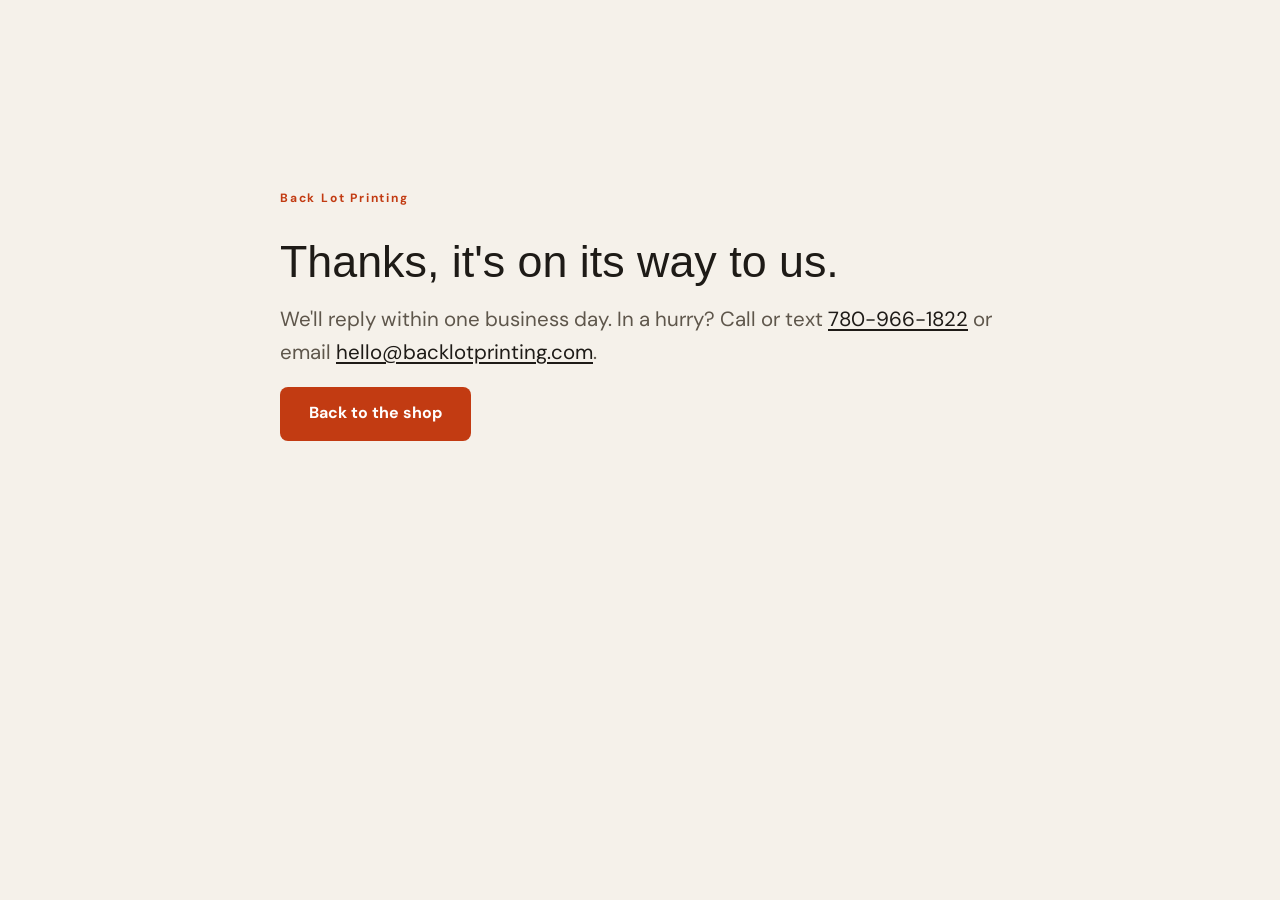
<file: thanks.html>
<!doctype html>
<html lang="en">
<head>
<meta charset="utf-8">
<meta name="viewport" content="width=device-width, initial-scale=1">
<title>Thanks | Back Lot Printing, Sherwood Park</title>
<meta name="robots" content="noindex">
<link rel="icon" href="/favicon.ico" sizes="48x48">
<link rel="icon" href="/favicon.svg" type="image/svg+xml">
<link rel="preconnect" href="https://fonts.googleapis.com">
<link rel="preconnect" href="https://fonts.gstatic.com" crossorigin>
<link href="https://fonts.googleapis.com/css2?family=DM+Sans:opsz,wght@9..40,400;9..40,700&family=Fraunces:opsz,wght@9..144,600&display=swap" rel="stylesheet">
<link rel="stylesheet" href="styles.css">
</head>
<body>
<main class="wrap thanks">
  <span class="label">Back Lot Printing</span>
  <h1 class="h2">Thanks, it's on its way to us.</h1>
  <p class="lede">We'll reply within one business day. In a hurry? Call or text <a href="tel:7809661822">780-966-1822</a> or email <a href="mailto:hello@backlotprinting.com">hello@backlotprinting.com</a>.</p>
  <p><a class="btn btn-accent" href="index.html">Back to the shop</a></p>
</main>
</body>
</html>
</file>
<file: styles.css>
/* Back Lot Printing — shared styles */
:root {
  --paper: #F5F1EA;
  --surface: #FFFFFF;
  --sand: #EDE6DA;
  --field: #FBF9F5;
  --ink: #1E1B17;
  --muted: #5E564B;
  --line: #DDD4C6;
  --accent: #C23B12;
  --accent-soft: #E9A58C;
  --teal: #1F3D3A;
  --teal-line: #3F625E;
  --teal-text: #CFE0DE;
  --ok: #2F6B3A;
  --display: 'Fraunces', Georgia, serif;
  --body: 'DM Sans', system-ui, -apple-system, 'Segoe UI', sans-serif;
  --logo: 'Anton', Impact, 'Arial Narrow', sans-serif;
  --script: 'Yellowtail', 'Brush Script MT', cursive;
  --radius-lg: 30px;
  --radius: 20px;
  --radius-sm: 12px;
}
* { box-sizing: border-box; }
html { scroll-behavior: smooth; }
@media (prefers-reduced-motion: reduce) { html { scroll-behavior: auto; } }
body { margin: 0; background: var(--paper); color: var(--ink); font-family: var(--body); font-size: 17px; line-height: 1.55; }
img { max-width: 100%; height: auto; display: block; }
a { color: var(--ink); text-underline-offset: 3px; }
a:hover { color: var(--accent); }
:focus-visible { outline: 3px solid var(--accent); outline-offset: 3px; border-radius: 6px; }
button, input, select, textarea { font: inherit; color: inherit; }
.visually-hidden { position: absolute; width: 1px; height: 1px; overflow: hidden; clip: rect(0 0 0 0); white-space: nowrap; }
[hidden] { display: none !important; }

.wrap { width: min(1240px, 100% - 48px); margin-inline: auto; }
.section { padding-block: 96px; }
.section--tight { padding-block: 64px; }

/* Type */
h1, h2, h3 { margin: 0; }
.h1 { font-family: var(--display); font-weight: 600; font-size: clamp(44px, 6.2vw, 82px); line-height: 1.03; letter-spacing: -0.02em; }
.h2 { font-family: var(--display); font-weight: 600; font-size: clamp(34px, 4.2vw, 58px); line-height: 1.06; letter-spacing: -0.015em; }
.h3 { font-size: 21px; font-weight: 700; line-height: 1.3; }
.label { display: inline-block; font-weight: 700; font-size: 15px; color: var(--accent); margin-bottom: 12px; }
.lede { font-size: clamp(18px, 1.6vw, 21px); line-height: 1.6; color: var(--muted); max-width: 36em; margin: 0; }
.muted { color: var(--muted); }
.section-head { display: flex; justify-content: space-between; align-items: flex-end; gap: 32px; margin-bottom: 40px; flex-wrap: wrap; }
.section-head .h2 { max-width: 16em; }
.link-strong { font-weight: 700; padding: 10px 0; }

/* Buttons */
.btn { display: inline-flex; align-items: center; justify-content: center; gap: 10px; min-height: 54px; padding: 0 28px; border-radius: 999px; border: 1.5px solid transparent; font-weight: 700; font-size: 16px; text-decoration: none; cursor: pointer; background: none; transition: background-color .15s, color .15s; }
.btn-dark { background: var(--ink); color: var(--paper); }
.btn-dark:hover { background: #3a342c; color: var(--paper); }
.btn-outline { border-color: var(--ink); color: var(--ink); }
.btn-outline:hover { background: var(--ink); color: var(--paper); }
.btn-accent { background: var(--accent); color: #fff; }
.btn-accent:hover { background: #a53210; color: #fff; }
.btn-light { background: var(--paper); color: var(--ink); }
.btn-light:hover { background: #fff; color: var(--ink); }
.btn-ghost-light { border-color: #5E564B; color: var(--paper); }
.btn-ghost-light:hover { background: #2A2620; color: var(--paper); }
.btn-sm { min-height: 44px; padding: 0 18px; font-size: 15px; }
.btn[disabled] { opacity: .55; cursor: not-allowed; }

/* Top bar + header */
.topbar { background: var(--ink); color: var(--sand); font-size: 14px; text-align: center; padding: 10px 16px; }
.topbar b { color: #fff; }
.site-header { border-bottom: 1px solid var(--line); background: var(--paper); position: relative; z-index: 20; }
.site-header .wrap { display: flex; align-items: center; gap: 36px; min-height: 88px; }
.logo { display: flex; align-items: center; gap: 12px; text-decoration: none; color: var(--ink); flex-shrink: 0; }
.logo:hover { color: var(--ink); }
.logo-words { display: flex; flex-direction: column; line-height: 1; }
.logo-words b { font-family: var(--logo); font-weight: 400; font-size: 28px; letter-spacing: 1.5px; }
.logo-words small { font-weight: 700; font-size: 10px; letter-spacing: 4.8px; margin-top: 5px; }
.nav { display: flex; gap: 28px; flex-grow: 1; }
.nav a { text-decoration: none; font-weight: 500; padding: 10px 0; }
.nav a[aria-current="page"] { box-shadow: inset 0 -3px 0 var(--accent); }
.header-actions { display: flex; align-items: center; gap: 10px; }
.cart-link { display: inline-flex; align-items: center; gap: 8px; min-height: 46px; padding: 0 18px; border-radius: 999px; background: var(--ink); color: var(--paper); text-decoration: none; font-weight: 700; font-size: 15px; }
.cart-link:hover { color: var(--paper); background: #3a342c; }
.cart-count { min-width: 22px; height: 22px; padding: 0 6px; border-radius: 999px; background: var(--accent); color: #fff; font-size: 12px; display: inline-flex; align-items: center; justify-content: center; }
.menu-toggle { display: none; width: 46px; height: 46px; border-radius: 50%; border: 1.5px solid var(--line); background: none; cursor: pointer; align-items: center; justify-content: center; }

/* Hero */
.hero .wrap { display: grid; grid-template-columns: minmax(0, 1fr) minmax(0, 560px); gap: 56px; align-items: center; padding-block: 64px 88px; }
.hero-copy { display: flex; flex-direction: column; gap: 24px; }
.hero-actions { display: flex; gap: 12px; flex-wrap: wrap; }
.hero-facts { display: grid; grid-template-columns: repeat(3, minmax(0, 1fr)); gap: 20px; padding-top: 22px; border-top: 1px solid var(--line); max-width: 620px; }
.hero-facts b { display: block; font-family: var(--display); font-weight: 600; font-size: 26px; line-height: 1.2; }
.hero-facts span { font-size: 15px; color: var(--muted); }

/* Try-it preview */
.try { background: var(--surface); border-radius: var(--radius-lg); box-shadow: 0 24px 60px rgba(30,27,23,.12); overflow: hidden; }
.try-head { display: flex; justify-content: space-between; align-items: center; gap: 12px; padding: 18px 22px; border-bottom: 1px solid var(--sand); flex-wrap: wrap; }
.try-head strong { font-size: 16px; }
.seg { display: flex; gap: 4px; background: var(--paper); border-radius: 999px; padding: 4px; }
.seg button { min-height: 38px; padding: 0 14px; border: none; border-radius: 999px; background: none; font-weight: 700; font-size: 14px; cursor: pointer; }
.seg button[aria-pressed="true"] { background: var(--ink); color: var(--paper); }
.try-stage { position: relative; height: 360px; background: var(--sand); display: flex; align-items: center; justify-content: center; }
.try-stage svg { width: 280px; height: 340px; }
.swatches { position: absolute; right: 16px; bottom: 14px; display: flex; gap: 8px; }
.swatch { width: 32px; height: 32px; border-radius: 50%; border: none; cursor: pointer; box-shadow: inset 0 0 0 1px rgba(0,0,0,.25); }
.swatch[aria-pressed="true"] { box-shadow: 0 0 0 3px var(--sand), 0 0 0 5px var(--ink); }
.try-body { padding: 20px 22px 22px; display: flex; flex-direction: column; gap: 14px; }
.try-fields { display: grid; grid-template-columns: 1fr 1fr; gap: 12px; }
.try-foot { display: flex; justify-content: space-between; align-items: center; gap: 12px; flex-wrap: wrap; }
.font-picks { display: flex; gap: 8px; }
.font-picks button { min-height: 42px; padding: 0 14px; border: 1.5px solid var(--line); border-radius: 10px; background: #fff; cursor: pointer; }
.font-picks button[aria-pressed="true"] { background: var(--ink); color: var(--paper); border-color: var(--ink); }

/* Fields */
.field { display: flex; flex-direction: column; gap: 6px; }
.field label, .field .field-label { font-weight: 700; font-size: 14px; }
.field input, .field select, .field textarea { min-height: 50px; padding: 0 14px; border: 1.5px solid var(--line); border-radius: var(--radius-sm); background: var(--field); font-size: 16px; }
.field textarea { padding: 12px 14px; min-height: 120px; resize: vertical; }
.field .hint { font-size: 13px; color: var(--muted); font-weight: 400; }

/* Materials */
.materials { border-block: 1px solid var(--line); }
.materials .wrap { display: flex; align-items: center; gap: 32px; padding-block: 22px; flex-wrap: wrap; }
.materials p { margin: 0; font-weight: 700; color: var(--muted); font-size: 15px; }
.materials ul { list-style: none; margin: 0; padding: 0; display: flex; flex-wrap: wrap; gap: 10px 26px; font-family: var(--display); font-size: 21px; }

/* Category cards */
.cats { display: grid; grid-template-columns: repeat(3, minmax(0, 1fr)); gap: 20px; }
.cat { display: grid; grid-template-columns: 150px 1fr; align-items: center; background: var(--surface); border-radius: 24px; overflow: hidden; text-decoration: none; color: var(--ink); min-height: 150px; }
.cat:hover { color: var(--ink); box-shadow: 0 0 0 2px var(--ink); }
.cat-art { height: 100%; min-height: 150px; display: flex; align-items: center; justify-content: center; background: var(--sand); }
.cat-art svg { width: 84px; height: 84px; }
.cat-text { padding: 18px 22px; display: flex; flex-direction: column; gap: 4px; }
.cat-text b { font-size: 20px; }
.cat-text span { font-size: 15px; color: var(--muted); line-height: 1.45; }
.cat-text em { font-style: normal; font-weight: 700; font-size: 15px; color: var(--accent); }

/* Bring your own */
.byo { background: var(--ink); color: var(--paper); border-radius: 36px; overflow: hidden; display: grid; grid-template-columns: 1.05fr 1fr; }
.byo-main { padding: 60px; display: flex; flex-direction: column; gap: 22px; }
.byo .label { color: var(--accent-soft); }
.byo .lede { color: #CFC6B8; }
.byo-price { display: flex; align-items: baseline; gap: 16px; flex-wrap: wrap; }
.byo-price strong { font-family: var(--display); font-weight: 600; font-size: 92px; line-height: 1; color: #fff; }
.byo-price span { color: #CFC6B8; }
.byo-price span b { color: #fff; }
.byo-list { background: #2A2620; padding: 60px 52px; display: flex; flex-direction: column; justify-content: center; }
.byo-list ul { list-style: none; margin: 0; padding: 0; display: grid; grid-template-columns: 1fr 1fr; gap: 0 28px; }
.byo-list li { display: flex; gap: 10px; align-items: center; padding: 13px 0; border-bottom: 1px solid #3D372F; }
.byo-list li svg { flex-shrink: 0; }
.byo-list p { margin: 22px 0 0; font-size: 15px; color: #A89E8F; line-height: 1.6; }

/* Product tiles (homepage favourites) */
.tiles { display: grid; grid-template-columns: repeat(4, minmax(0, 1fr)); gap: 20px; }
.tile { display: flex; flex-direction: column; gap: 12px; text-decoration: none; color: var(--ink); }
.tile:hover { color: var(--ink); }
.tile-art { height: 260px; background: var(--surface); border-radius: 24px; display: flex; align-items: center; justify-content: center; }
.tile-art svg { width: 120px; height: 120px; }
.tile:hover .tile-art { box-shadow: 0 0 0 2px var(--ink); }
.tile-row { display: flex; justify-content: space-between; align-items: baseline; gap: 10px; }
.tile-row b { font-size: 18px; }
.tile-row span { font-family: var(--display); font-weight: 600; font-size: 23px; white-space: nowrap; }
.tile small { font-size: 15px; color: var(--muted); margin-top: -6px; }

/* Business */
.biz { background: var(--teal); color: var(--paper); }
.biz .wrap { display: grid; grid-template-columns: minmax(0, 1fr) minmax(0, 560px); gap: 64px; align-items: center; }
.biz .label { color: #A9C9C5; }
.biz .lede { color: var(--teal-text); }
.biz-points { display: grid; grid-template-columns: repeat(3, minmax(0, 1fr)); gap: 14px; margin: 26px 0; }
.biz-points div { border: 1px solid var(--teal-line); border-radius: 16px; padding: 16px; }
.biz-points b { display: block; font-family: var(--display); font-weight: 600; font-size: 24px; }
.biz-points span { font-size: 14px; color: #A9C9C5; }
.price-table { background: var(--paper); color: var(--ink); border-radius: 26px; padding: 10px 28px 24px; }
.price-table table { width: 100%; border-collapse: collapse; font-size: 16px; }
.price-table th { text-align: left; font-size: 14px; padding: 16px 0; border-bottom: 2px solid var(--ink); }
.price-table td { padding: 14px 0; border-bottom: 1px solid var(--line); }
.price-table tr:last-child td { border-bottom: none; }
.price-table td:first-child { font-weight: 700; }
.price-table td:last-child { color: var(--teal); font-weight: 700; }
.price-table p { margin: 12px 0 0; font-size: 14px; color: var(--muted); }

/* Work gallery */
.work { display: grid; grid-template-columns: 1.4fr 1fr 1fr; grid-template-rows: 260px 260px 260px 260px; gap: 16px; }
.work figure { margin: 0; position: relative; border-radius: 24px; overflow: hidden; display: flex; align-items: center; justify-content: center; }
.work figure:first-child { grid-row: span 2; }
.work figure:last-child { grid-column: span 2; }
.work figure img { width: 100%; height: 100%; object-fit: cover; }
.work figcaption { position: absolute; left: 16px; bottom: 14px; background: rgba(245,241,234,.94); padding: 6px 12px; border-radius: 999px; font-size: 14px; font-weight: 700; }

/* About */
.about { display: grid; grid-template-columns: 1fr 1fr; gap: 64px; align-items: center; }
.about-photo { height: 560px; background: var(--sand); border-radius: var(--radius-lg); overflow: hidden; display: flex; align-items: center; justify-content: center; }
.about-photo img { width: 100%; height: 100%; object-fit: cover; }
.about-copy { display: flex; flex-direction: column; gap: 20px; }
.about-copy p { margin: 0; font-size: 18px; line-height: 1.7; color: var(--muted); }
.trio { display: grid; grid-template-columns: repeat(3, minmax(0, 1fr)); gap: 16px; }
.trio div { border-top: 2px solid var(--ink); padding-top: 12px; }
.trio b { display: block; font-size: 17px; }
.trio span { font-size: 15px; color: var(--muted); }
.signoff { display: flex; align-items: center; gap: 22px; padding-top: 10px; }
.stamp { width: 128px; height: 128px; flex-shrink: 0; transform: rotate(-9deg); opacity: .92; }
.signature { display: block; font-family: var(--script); font-size: 42px; line-height: 1.1; }
.signoff-note { display: block; font-size: 15px; color: var(--muted); margin-top: 4px; }

/* Community */
.community { background: var(--sand); border-radius: var(--radius-lg); padding: 44px 48px; display: grid; grid-template-columns: 1.1fr 1fr 1fr 1fr; gap: 32px; }
.community b { display: block; font-size: 18px; margin-bottom: 6px; }
.community p { margin: 0; font-size: 16px; line-height: 1.55; color: var(--muted); }

/* Steps */
.steps { list-style: none; margin: 0; padding: 0; display: grid; grid-template-columns: repeat(4, minmax(0, 1fr)); gap: 32px; position: relative; counter-reset: step; }
.steps::before { content: ""; position: absolute; left: 12%; right: 12%; top: 31px; border-top: 1.5px dashed #C9BFAE; }
.steps li { position: relative; display: flex; flex-direction: column; align-items: center; text-align: center; gap: 12px; counter-increment: step; }
.steps li::before { content: counter(step); width: 62px; height: 62px; border-radius: 50%; background: var(--ink); color: var(--paper); display: flex; align-items: center; justify-content: center; font-family: var(--display); font-weight: 600; font-size: 26px; }
.steps li:last-child::before { background: var(--accent); }
.steps p { margin: 0; font-size: 16px; color: var(--muted); max-width: 16em; }

/* Quote form */
.quote { display: grid; grid-template-columns: minmax(0, 1fr) minmax(0, 660px); gap: 64px; }
.contact-list { list-style: none; margin: 0; padding: 18px 0 0; border-top: 1px solid var(--line); display: flex; flex-direction: column; gap: 12px; }
.contact-list li { display: flex; gap: 12px; align-items: center; }
.card-form { background: var(--surface); border-radius: var(--radius-lg); padding: 40px; display: grid; grid-template-columns: 1fr 1fr; gap: 16px; box-shadow: 0 16px 44px rgba(30,27,23,.08); align-content: start; }
.card-form .full { grid-column: 1 / -1; }
.form-status { min-height: 24px; font-weight: 700; margin: 0; }
.form-status.ok { color: var(--ok); }
.form-status.err { color: var(--accent); }

/* FAQ */
.faq { display: grid; grid-template-columns: 380px minmax(0, 1fr); gap: 64px; }
.faq-list { border-top: 2px solid var(--ink); }
.faq-list details { border-bottom: 1px solid var(--line); padding: 20px 0; }
.faq-list summary { font-size: 19px; font-weight: 700; cursor: pointer; }
.faq-list p { margin: 10px 0 0; color: var(--muted); }

/* Newsletter */
.signup { background: var(--sand); border-radius: var(--radius-lg); padding: 44px 52px; display: flex; justify-content: space-between; align-items: center; gap: 32px; flex-wrap: wrap; }
.signup form { display: flex; gap: 10px; flex-wrap: wrap; }
.signup input { min-height: 54px; padding: 0 20px; border: 1.5px solid var(--line); border-radius: 999px; background: #fff; width: 300px; max-width: 100%; }

/* Footer */
.site-footer { background: var(--ink); color: var(--paper); padding: 72px 0 36px; margin-top: 96px; }
.footer-grid { display: grid; grid-template-columns: 1.6fr 1fr 1fr 1fr; gap: 40px; }
.site-footer a { color: var(--paper); text-decoration: none; }
.site-footer a:hover { color: var(--accent-soft); }
.footer-col { display: flex; flex-direction: column; gap: 12px; }
.footer-col strong { color: var(--accent-soft); }
.footer-note { margin: 0; color: #CFC6B8; max-width: 22em; }
.footer-bottom { display: flex; justify-content: space-between; gap: 16px; flex-wrap: wrap; margin-top: 48px; padding-top: 24px; border-top: 1px solid #3D372F; font-size: 14px; color: #A89E8F; }

/* ---------- Shop page ---------- */
.shop-head { padding-block: 48px 0; display: flex; justify-content: space-between; align-items: flex-end; gap: 32px; flex-wrap: wrap; }
.filters { margin-top: 28px; padding-block: 18px; border-top: 2px solid var(--ink); border-bottom: 1px solid var(--line); display: flex; flex-direction: column; gap: 14px; }
.chips { display: flex; gap: 8px; flex-wrap: wrap; }
.chip { min-height: 42px; padding: 0 16px; border: 1.5px solid var(--ink); border-radius: 999px; background: none; font-weight: 700; font-size: 14px; cursor: pointer; display: inline-flex; align-items: center; gap: 8px; }
.chip small { opacity: .65; font-size: 12px; }
.chip[aria-pressed="true"] { background: var(--ink); color: var(--paper); }
.filter-row { display: flex; justify-content: space-between; align-items: center; gap: 16px; flex-wrap: wrap; }
.search { display: flex; align-items: center; gap: 10px; min-height: 48px; padding: 0 18px; border: 1.5px solid var(--ink); border-radius: 999px; background: var(--field); width: min(460px, 100%); }
.search input { border: none; background: none; outline: none; width: 100%; font-size: 16px; }
.sort { display: flex; align-items: center; gap: 12px; }
.sort select { min-height: 46px; padding: 0 14px; border: 1.5px solid var(--ink); border-radius: 999px; background: none; }
.grid { display: grid; grid-template-columns: repeat(4, minmax(0, 1fr)); gap: 20px; padding-block: 28px 20px; }
.card { background: var(--surface); border: 1.5px solid var(--line); border-radius: 22px; overflow: hidden; display: flex; flex-direction: column; }
.card-open { all: unset; cursor: pointer; display: flex; flex-direction: column; gap: 12px; padding: 14px 14px 0; flex-grow: 1; }
.card-open:focus-visible { outline: 3px solid var(--accent); outline-offset: -3px; }
.card:hover { border-color: var(--ink); }
.card-art { position: relative; height: 170px; background: var(--sand); border-radius: 14px; display: flex; align-items: center; justify-content: center; }
.card-art svg { width: 104px; height: 104px; }
.card-art, .tile-art, .cat-art, .dlg-art { overflow: hidden; }
.card-art img, .tile-art img, .cat-art img, .dlg-art img { width: 100%; height: 100%; object-fit: contain; display: block; }
.card-art:has(img), .tile-art:has(img), .cat-art:has(img), .dlg-art:has(img) { background: #EEE8E0 !important; }
.dlg-art img { position: absolute; inset: 0; }
.dlg-art:has(img) .dlg-preview { background: rgba(245,241,234,.9); bottom: 0; padding: 10px 16px; }
.badge { z-index: 1; }
.badge { position: absolute; top: 10px; left: 10px; font-size: 12px; font-weight: 700; padding: 4px 10px; border-radius: 999px; background: #D6CFBF; color: var(--muted); }
.badge--byo { background: var(--teal); color: #fff; }
.badge--pop { background: var(--accent); color: #fff; }
.badge--bulk { background: var(--ink); color: var(--paper); }
.card-name { font-weight: 700; font-size: 17px; }
.card-desc { font-size: 14px; color: var(--muted); line-height: 1.45; }
.card-foot { display: flex; justify-content: space-between; align-items: center; padding: 12px 14px 14px; margin-top: 10px; border-top: 1px solid var(--line); }
.card-price { font-family: var(--display); font-weight: 600; font-size: 22px; }
.empty { padding: 40px; border: 2px dashed #C9BFAE; border-radius: 24px; text-align: center; color: var(--muted); }

/* Product dialog */
dialog.product { width: min(920px, 100% - 32px); border: none; border-radius: var(--radius-lg); padding: 0; background: var(--surface); color: var(--ink); box-shadow: 0 40px 100px rgba(0,0,0,.3); }
dialog.product::backdrop { background: rgba(30,27,23,.55); }
.dlg { display: grid; grid-template-columns: 360px minmax(0, 1fr); }
.dlg-art { position: relative; background: var(--sand); display: flex; align-items: center; justify-content: center; min-height: 420px; }
.dlg-art svg { width: 200px; height: 200px; }
.dlg-preview { position: absolute; left: 0; right: 0; bottom: 22px; text-align: center; font-family: var(--script); font-size: 28px; color: var(--muted); padding: 0 16px; overflow: hidden; white-space: nowrap; text-overflow: ellipsis; }
.dlg-body { padding: 32px 34px; display: flex; flex-direction: column; gap: 16px; }
.dlg-top { display: flex; justify-content: space-between; gap: 16px; align-items: flex-start; padding-right: 44px; }
.dlg-price { font-family: var(--display); font-weight: 600; font-size: 34px; white-space: nowrap; }
.dlg-close { position: absolute; top: 14px; right: 14px; width: 44px; height: 44px; border-radius: 50%; border: none; background: rgba(255,255,255,.9); cursor: pointer; font-size: 22px; z-index: 2; }
.pills { display: flex; gap: 8px; flex-wrap: wrap; }
.pills span { font-size: 13px; font-weight: 700; padding: 5px 11px; border-radius: 999px; background: var(--sand); }
.qty { display: inline-flex; align-self: flex-start; align-items: center; border: 1.5px solid var(--ink); border-radius: var(--radius-sm); min-height: 50px; background: #fff; }
.qty button { width: 46px; height: 46px; border: none; background: none; font-size: 22px; cursor: pointer; }
.qty input { width: 64px; text-align: center; border: none; background: none; font-weight: 700; font-size: 18px; -moz-appearance: textfield; }
.qty input::-webkit-outer-spin-button, .qty input::-webkit-inner-spin-button { -webkit-appearance: none; margin: 0; }
.dlg-total { display: flex; justify-content: space-between; align-items: center; gap: 16px; padding-top: 16px; border-top: 1px solid var(--line); flex-wrap: wrap; }
.dlg-total strong { font-family: var(--display); font-weight: 600; font-size: 32px; display: block; }

/* ---------- Order page ---------- */
.order { display: grid; grid-template-columns: minmax(0, 1fr) 460px; gap: 48px; align-items: start; padding-block: 48px 0; }
.order-items { border-top: 2px solid var(--ink); }
.order-row { display: grid; grid-template-columns: 96px minmax(0, 1fr) auto; gap: 18px; align-items: center; padding: 20px 0; border-bottom: 1px solid var(--line); }
.order-row .card-art { height: 96px; border-radius: 14px; }
.order-row .card-art svg { width: 60px; height: 60px; }
.order-row h3 { font-size: 18px; }
.order-row p { margin: 2px 0 0; font-size: 15px; color: var(--muted); }
.order-row .row-actions { display: flex; align-items: center; gap: 14px; margin-top: 8px; flex-wrap: wrap; }
.link-btn { background: none; border: none; text-decoration: underline; cursor: pointer; padding: 6px 0; font-size: 15px; }
.row-price { font-family: var(--display); font-weight: 600; font-size: 22px; text-align: right; }
.summary { background: var(--surface); border-radius: var(--radius-lg); padding: 32px; box-shadow: 0 16px 44px rgba(30,27,23,.08); display: flex; flex-direction: column; gap: 14px; }
.sum-line { display: flex; justify-content: space-between; color: var(--muted); }
.sum-total { display: flex; justify-content: space-between; align-items: baseline; padding-top: 12px; border-top: 1px solid var(--line); }
.sum-total strong { font-family: var(--display); font-weight: 600; font-size: 34px; }
.radio-row { display: flex; gap: 10px; flex-wrap: wrap; }
.radio-row label { flex: 1 1 160px; display: flex; align-items: center; gap: 10px; min-height: 50px; padding: 0 14px; border: 1.5px solid var(--line); border-radius: var(--radius-sm); background: var(--field); cursor: pointer; font-weight: 500; }
.radio-row input { accent-color: var(--ink); width: 18px; height: 18px; }
.notice { background: var(--sand); border-radius: var(--radius-sm); padding: 14px 16px; font-size: 15px; color: var(--ink); }
.notice.warn { background: #F6DCD2; }

/* ---------- Responsive ---------- */
@media (max-width: 1100px) {
  .hero .wrap, .biz .wrap, .quote, .about, .faq, .order { grid-template-columns: 1fr; }
  .cats { grid-template-columns: repeat(2, minmax(0, 1fr)); }
  .tiles, .grid { grid-template-columns: repeat(3, minmax(0, 1fr)); }
  .byo { grid-template-columns: 1fr; }
  .community { grid-template-columns: 1fr 1fr; }
  .about-photo { height: 420px; }
}
@media (max-width: 820px) {
  .section { padding-block: 72px; }
  .menu-toggle { display: inline-flex; }
  .nav { display: none; position: absolute; top: 100%; left: 0; right: 0; flex-direction: column; gap: 0; background: var(--paper); border-bottom: 1px solid var(--line); padding: 8px 24px 16px; }
  .nav.open { display: flex; }
  .nav a { padding: 14px 0; border-bottom: 1px solid var(--line); }
  .header-actions .btn-outline { display: none; }
  .site-header .wrap { gap: 16px; justify-content: space-between; }
  .cats, .tiles, .grid { grid-template-columns: 1fr 1fr; }
  .work { grid-template-columns: 1fr 1fr; grid-template-rows: none; grid-auto-rows: 200px; }
  .work figure:first-child { grid-row: span 1; grid-column: span 2; }
  .work figure:last-child { grid-column: span 2; }
  .steps { grid-template-columns: 1fr 1fr; row-gap: 40px; }
  .steps::before { display: none; }
  .dlg { grid-template-columns: 1fr; }
  .dlg-art { min-height: 240px; }
  .dlg-art svg { width: 140px; height: 140px; }
  .byo-main, .byo-list { padding: 40px 28px; }
  .footer-grid { grid-template-columns: 1fr 1fr; }
}
@media (max-width: 560px) {
  body { font-size: 16px; }
  .wrap { width: calc(100% - 32px); }
  .cats, .tiles, .grid, .community, .biz-points, .trio, .try-fields { grid-template-columns: 1fr; }
  .cat { grid-template-columns: 110px 1fr; }
  .hero-facts { grid-template-columns: 1fr; gap: 12px; }
  .byo-list ul { grid-template-columns: 1fr; }
  .byo-price strong { font-size: 72px; }
  .card-form { grid-template-columns: 1fr; padding: 26px; }
  .community, .signup { padding: 32px 24px; }
  .steps { grid-template-columns: 1fr; }
  .footer-grid { grid-template-columns: 1fr; }
  .order-row { grid-template-columns: 72px minmax(0, 1fr); }
  .order-row .row-price { grid-column: 2; text-align: left; }
  .try-stage { height: 300px; }
  .try-stage svg { width: 230px; height: 280px; }
  .logo-words b { font-size: 24px; }
  .cart-link { padding: 0 14px; }
  .price-table { padding: 6px 18px 18px; }
}

/* ============ Laser hero ============ */
.hero--laser {
  --hot: #FFD3A1;
  --bronze: #D2AC74;
  position: relative; overflow: hidden; color: var(--paper);
  background:
    radial-gradient(60% 70% at 78% 40%, rgba(194, 59, 18, .22), transparent 70%),
    repeating-linear-gradient(90deg, rgba(255, 255, 255, .028) 0 2px, transparent 2px 44px),
    var(--ink);
}
.hero.hero--laser .wrap { grid-template-columns: minmax(0, 1fr) minmax(0, 540px); padding-block: 76px 64px; }
.hero-kicker { margin: 0; font-weight: 700; font-size: 15px; color: var(--accent-soft); }
.hero--laser .h1 { margin: 0; color: var(--paper); font-size: clamp(46px, 6.6vw, 94px); }
.hero--laser .lede { color: #CFC6B8; }
.hero--laser .hero-facts { border-top-color: #3A342C; }
.hero--laser .hero-facts b { color: var(--paper); }
.hero--laser .hero-facts span { color: #A99F91; }

/* the laser burns the headline in, one line at a time */
.burn-line { display: block; position: relative; width: fit-content; max-width: 100%; }
.burn-line:nth-child(2) { --d: .75s; }
.burn-line:nth-child(3) { --d: 1.5s; }
@media (prefers-reduced-motion: no-preference) {
  .burn-text { display: block; animation: burn .7s cubic-bezier(.45, 0, .35, 1) var(--d, 0s) both, cool 1.8s ease-out var(--d, 0s) both; }
  .burn-line::after {
    content: ""; position: absolute; top: 52%; left: 0; width: 12px; height: 12px; margin: -6px 0 0 -6px; border-radius: 50%;
    background: #FFF8EC; box-shadow: 0 0 8px 3px #FFB86B, 0 0 30px 12px rgba(255, 118, 40, .5);
    opacity: 0; pointer-events: none;
    animation: beam .7s cubic-bezier(.45, 0, .35, 1) var(--d, 0s) both;
  }
}
@keyframes burn { from { clip-path: inset(-10% 100% -10% 0); } to { clip-path: inset(-10% 0 -10% 0); } }
@keyframes cool {
  0%   { color: var(--hot); text-shadow: 0 0 14px rgba(255, 140, 60, .9), 0 0 2px #FFF; }
  100% { color: var(--paper); text-shadow: none; }
}
@keyframes beam { 0% { left: 0; opacity: 0; } 3% { opacity: 1; } 94% { left: 100%; opacity: 1; } 100% { left: 100%; opacity: 0; } }

/* a fanned stack of real work */
.hero-stack { position: relative; height: 540px; }
.hs {
  position: absolute; width: 51%; aspect-ratio: 1; border-radius: 22px; overflow: hidden;
  border: 6px solid #2C2721; background: #2C2721;
  box-shadow: 0 28px 50px rgba(0, 0, 0, .5);
  transition: transform .35s cubic-bezier(.3, .7, .3, 1), box-shadow .35s;
}
.hs img { width: 100%; height: 100%; object-fit: cover; border-radius: 16px; }
.hs-1 { left: 0; top: 2%; transform: rotate(-7deg); z-index: 2; }
.hs-2 { right: 0; top: 0; transform: rotate(5deg); z-index: 1; }
.hs-3 { left: 1%; bottom: 0; transform: rotate(4deg); z-index: 3; }
.hs-4 { right: 0; bottom: 6%; transform: rotate(-4deg); z-index: 4; }
.hs:hover, .hs:focus-visible { transform: rotate(0) scale(1.05); z-index: 5; box-shadow: 0 36px 70px rgba(0, 0, 0, .6); }

/* materials, set in engraved bronze along the bottom of the hero */
.hero-materials { border-top: 1px solid #3A342C; position: relative; }
.hero.hero--laser .hero-materials .wrap { display: flex; align-items: center; gap: 32px; flex-wrap: wrap; padding-block: 20px; }
.hero-materials p { margin: 0; font-weight: 700; font-size: 15px; color: #A99F91; }
.hero-materials ul { list-style: none; margin: 0; padding: 0; display: flex; flex-wrap: wrap; gap: 8px 26px; font-family: var(--display); font-size: 21px; color: var(--bronze); }

/* "see your name on it" section */
.try-wrap { display: grid; grid-template-columns: minmax(0, 1fr) minmax(0, 560px); gap: 64px; align-items: center; }
.try-copy { display: flex; flex-direction: column; gap: 18px; }
.try-copy .h2 { margin: 0; }

@media (max-width: 1100px) {
  .hero.hero--laser .wrap { grid-template-columns: 1fr; gap: 40px; padding-block: 56px 48px; }
  .hero-stack { height: 460px; max-width: 560px; width: 100%; margin-inline: auto; }
  .try-wrap { grid-template-columns: 1fr; gap: 36px; }
}
@media (max-width: 560px) {
  .hero-stack { height: 330px; }
  .hs { width: 52%; border-width: 4px; border-radius: 16px; }
  .hs img { border-radius: 12px; }
  .hero-materials ul { font-size: 18px; gap: 6px 18px; }
}

@media (max-width: 430px) {
  .logo { gap: 8px; }
  .logo svg { width: 34px; height: auto; }
  .logo-words b { font-size: 21px; letter-spacing: 1px; }
  .logo-words small { font-size: 9px; letter-spacing: 3.6px; }
  .header-actions { gap: 6px; }
  .cart-link { padding: 0 12px; gap: 6px; }
  .menu-toggle { width: 42px; height: 42px; }
}

.section.try-section { padding-top: 24px; }

/* ============ Dark header that flows into the laser hero (homepage) ============ */
.site-header--dark { background: var(--ink); border-bottom-color: #3A342C; color: var(--paper); }
.site-header--dark .logo, .site-header--dark .logo:hover { color: var(--paper); }
.site-header--dark .logo svg path:first-of-type { fill: var(--paper); }
.site-header--dark .logo svg rect { fill: var(--ink); }
.site-header--dark .logo svg path:nth-of-type(2) { stroke: var(--paper); }
.site-header--dark .nav a { color: #E8E1D5; }
.site-header--dark .nav a:hover { color: var(--accent-soft); }
.site-header--dark .btn-outline { border-color: #5E564B; color: var(--paper); }
.site-header--dark .btn-outline:hover { background: #2A2620; color: var(--paper); }
.site-header--dark .cart-link { background: var(--accent); }
.site-header--dark .cart-link:hover { background: #A8320F; }
.site-header--dark .cart-count { background: var(--paper); color: var(--accent); }
.site-header--dark .menu-toggle { border-color: #5E564B; color: var(--paper); }
@media (max-width: 1100px) {
  .site-header--dark .nav { background: var(--ink); border-bottom-color: #3A342C; }
  .site-header--dark .nav a { border-bottom-color: #3A342C; }
}

/* ============ Process: four real steps, told with real photos ============ */
.process-steps { list-style: none; margin: 0; padding: 0; display: grid; grid-template-columns: repeat(4, minmax(0, 1fr)); gap: 28px; counter-reset: step; }
.process-steps li { counter-increment: step; display: flex; flex-direction: column; gap: 10px; }
.process-steps figure { position: relative; margin: 0 0 8px; border-radius: var(--radius); overflow: hidden; aspect-ratio: 4 / 5; background: var(--sand); }
.process-steps figure img { width: 100%; height: 100%; object-fit: cover; }
.process-steps figure::after {
  content: counter(step); position: absolute; left: 14px; top: 14px; width: 44px; height: 44px; border-radius: 50%;
  display: flex; align-items: center; justify-content: center;
  background: var(--ink); color: var(--paper); font-family: var(--display); font-weight: 600; font-size: 21px;
  box-shadow: 0 6px 16px rgba(30, 27, 23, .25);
}
.process-steps li:nth-child(3) figure::after { background: var(--accent); }
.process-steps .h3 { margin: 0; }
.process-steps p { margin: 0; font-size: 16px; color: var(--muted); max-width: 22em; }
@media (max-width: 1100px) { .process-steps { grid-template-columns: repeat(2, minmax(0, 1fr)); row-gap: 40px; } }
@media (max-width: 560px) {
  .process-steps { grid-template-columns: 1fr; }
  .process-steps figure { aspect-ratio: 5 / 4; }
}

/* Seasonal banner */
.topbar--xmas { background: var(--accent); color: #FFF4EC; }
.topbar--xmas b { color: #fff; }
.topbar--xmas a { color: #fff; font-weight: 700; margin-left: 6px; }
.topbar--xmas a:hover { color: var(--ink); }

.about-mark { width: min(330px, 70%); height: auto; }

/* ---------- Shirts link added: keep menu items on one line, switch to the menu button on narrower screens ---------- */
.nav { gap: 22px; }
.nav a { white-space: nowrap; }
@media (max-width: 1380px) {
  .menu-toggle { display: inline-flex; }
  .nav { display: none; position: absolute; top: 100%; left: 0; right: 0; flex-direction: column; gap: 0; background: var(--paper); border-bottom: 1px solid var(--line); padding: 8px 24px 16px; }
  .nav.open { display: flex; }
  .nav a { padding: 14px 0; border-bottom: 1px solid var(--line); }
  .site-header .wrap { gap: 16px; justify-content: space-between; }
  .site-header--dark .nav { background: var(--ink); border-bottom-color: #3A342C; }
  .site-header--dark .nav a { border-bottom-color: #3A342C; }
}
.header-actions .btn, .cart-link { white-space: nowrap; }


/* ============ Website upgrade, Nov 2026 ============ */
/* Contact strip under the top bar */
.contactbar { background: #2A2620; color: #E8E1D5; font-size: 14px; }
.contactbar .wrap { display: flex; align-items: center; justify-content: center; gap: 8px 28px; flex-wrap: wrap; }
.contactbar a { display: inline-flex; align-items: center; gap: 8px; min-height: 40px; color: #F5F1EA; text-decoration: none; font-weight: 700; }
.contactbar a:hover { color: var(--accent-soft); }
.contactbar svg { color: var(--accent-soft); flex: none; }
.cb-where { color: #A99F91; }
@media (max-width: 820px) { .cb-where { display: none; } .contactbar .wrap { gap: 0 18px; } }
@media (max-width: 430px) { .cb-long { display: none; } .contactbar { font-size: 13px; } }

/* Sticky quote bar on phones */
.mobile-cta { display: none; }
@media (max-width: 820px) {
  .mobile-cta { display: flex; gap: 10px; position: fixed; left: 0; right: 0; bottom: 0; z-index: 40; padding: 10px 16px calc(10px + env(safe-area-inset-bottom)); background: rgba(245,241,234,.96); border-top: 1px solid var(--line); box-shadow: 0 -8px 24px rgba(30,27,23,.08); transition: transform .25s ease; }
  .mobile-cta .btn { flex: 1; min-height: 48px; padding: 0 14px; font-size: 15px; }
  .mobile-cta.is-tucked { transform: translateY(110%); }
  body { padding-bottom: calc(70px + env(safe-area-inset-bottom)); }
  .site-footer { padding-bottom: 36px; }
}

/* Footer contact */
.footer-contact { list-style: none; margin: 4px 0 0; padding: 0; display: flex; flex-direction: column; gap: 4px; }
.footer-contact a, .footer-contact span { display: inline-flex; align-items: center; gap: 10px; min-height: 36px; }
.footer-contact span { color: #CFC6B8; }
.footer-contact svg { color: var(--accent-soft); flex: none; }

/* Christmas gift picks */
.gifts-section { padding-bottom: 24px; }
.gifts-note { margin: 10px 0 0; }
.tiles--gifts { grid-template-columns: repeat(6, minmax(0, 1fr)); gap: 16px; }
.tiles--gifts .tile-art { height: 200px; }
.tiles--gifts .tile-row { flex-direction: column; gap: 2px; }
.tiles--gifts .tile-row b { font-size: 16px; line-height: 1.3; }
.tiles--gifts .tile-row span { font-size: 20px; }
.tiles--gifts .tile small { margin-top: 0; font-size: 14px; }
@media (max-width: 1100px) { .tiles--gifts { grid-template-columns: repeat(3, minmax(0, 1fr)); } }
@media (max-width: 820px) { .tiles--gifts { grid-template-columns: repeat(2, minmax(0, 1fr)); } .tiles--gifts .tile-art { height: 170px; } }
@media (max-width: 560px) { .tiles.tiles--gifts { grid-template-columns: repeat(2, minmax(0, 1fr)); gap: 12px; } .tiles--gifts .tile-art { height: 150px; border-radius: 18px; } }

/* Reviews */
.reviews { display: grid; grid-template-columns: repeat(3, minmax(0, 1fr)); gap: 20px; }
.review { margin: 0; background: var(--surface); border-radius: var(--radius); padding: 28px; display: flex; flex-direction: column; gap: 14px; }
.review-stars { color: #D99A1E; display: flex; gap: 2px; }
.review blockquote { margin: 0; font-size: 17px; line-height: 1.6; }
.review figcaption { color: var(--muted); font-size: 15px; }
.reviews-links { display: flex; gap: 16px; align-items: center; flex-wrap: wrap; }
@media (max-width: 820px) { .reviews { grid-template-columns: 1fr; } }

/* About photo: shows images/about-photo.jpg when it exists, otherwise the logo */
.about-photo { position: relative; }
.about-photo .about-real { position: absolute; inset: 0; }
.about-photo .about-real ~ .about-mark { visibility: hidden; }

/* Promise */
.promise { margin-top: 44px; display: flex; gap: 20px; align-items: flex-start; background: var(--surface); border: 1.5px solid var(--line); border-left: 6px solid var(--ok); border-radius: var(--radius); padding: 26px 30px; }
.promise svg { color: var(--ok); flex: none; }
.promise b { font-size: 19px; }
.promise p { margin: 6px 0 0; color: var(--muted); max-width: 62em; }
@media (max-width: 560px) { .promise { flex-direction: column; gap: 12px; padding: 22px; } }

/* Quote form: fields wrapper + file input + confirmation */
.card-form .form-fields { display: contents; }
.card-form .form-fields[hidden] { display: none; }
.file-field input[type=file] { min-height: 54px; padding: 12px 14px; border: 1.5px dashed var(--line); border-radius: var(--radius-sm); background: var(--field); font: inherit; font-size: 15px; width: 100%; cursor: pointer; }
.file-field input[type=file]::file-selector-button { font: inherit; font-weight: 700; border: none; border-radius: 999px; background: var(--ink); color: var(--paper); padding: 10px 18px; margin-right: 12px; cursor: pointer; }
.file-field .hint { font-size: 14px; color: var(--muted); }
.form-done { display: flex; flex-direction: column; gap: 12px; align-items: flex-start; outline: none; }
.form-done svg { color: var(--ok); }
.form-done .h3, .form-done p { margin: 0; }
.form-done p { color: var(--muted); }
.form-done--inline { display: block; margin: 0; color: var(--ok); font-size: 17px; max-width: 30em; }
.form-done--inline b { color: var(--ink); }
.form-status.form-done { display: block; font-weight: 500; color: var(--ink); background: #E6EFE4; border-radius: var(--radius-sm); padding: 14px 16px; }

/* Thanks page */
.thanks { min-height: 70vh; display: flex; flex-direction: column; justify-content: center; gap: 18px; max-width: 720px; }
.thanks .h2, .thanks p { margin: 0; }

/* Phones: no sideways scroll, comfortable tap targets */
html, body { overflow-x: clip; }
@media (max-width: 560px) {
  .signup input { width: 100%; }
  .signup form, .signup form .btn { width: 100%; }
  .footer-col a { min-height: 40px; display: inline-flex; align-items: center; }
}
@media (max-width: 1100px) { .quote { grid-template-columns: minmax(0, 1fr); } }
@media (max-width: 560px) { .card-form { grid-template-columns: minmax(0, 1fr); } }
.file-field input[type=file] { min-width: 0; max-width: 100%; }
.faq-list summary { padding-block: 10px; }
#q[type=search] { min-height: 48px; }
@media (max-width: 820px) {
  .seg button { min-height: 44px; }
  .swatch { width: 40px; height: 40px; }
  .swatches { gap: 10px; }
}


/* ============ Images + custom shirts round, Nov 2026 ============ */
:root { --img-radius: 20px; --img-bg: #EFE8E0; --img-border: 1px solid #E2D9CC; --img-shadow: 0 6px 18px rgba(30,27,23,.07); }

/* One look for every photo frame */
.tile-art, .card-art, .gallery figure > a, .process-steps figure, .cat-art { background: var(--img-bg); }
.tile-art, .card-art, .gallery figure > a, .process-steps figure { border-radius: var(--img-radius); border: var(--img-border); box-shadow: var(--img-shadow); overflow: hidden; }
.card-art:has(img), .tile-art:has(img), .cat-art:has(img), .dlg-art:has(img) { background: var(--img-bg) !important; }

/* Product cards: square, product fills the frame */
.tile-art, .tiles--gifts .tile-art { height: auto; aspect-ratio: 1; }
.grid .card-art { height: auto; aspect-ratio: 1; }
.tile-art img, .card-art img { object-fit: cover; }
.tiles, .grid { gap: 20px; }

/* Galleries: 4:5 */
.gallery { display: grid; grid-template-columns: repeat(5, minmax(0, 1fr)); gap: 20px; }
.gallery figure { margin: 0; display: flex; flex-direction: column; gap: 10px; }
.gallery figure[hidden] { display: none; }
.gallery figure > a { display: block; aspect-ratio: 4 / 5; cursor: zoom-in; }
.gallery img { width: 100%; height: 100%; object-fit: cover; object-position: center; }
.gallery .is-cutout img { object-fit: contain; }
.gallery figcaption { font-weight: 700; font-size: 15px; }
.gallery--apparel { grid-template-columns: repeat(6, minmax(0, 1fr)); }
@media (max-width: 1100px) { .gallery, .gallery--apparel { grid-template-columns: repeat(3, minmax(0, 1fr)); } }
@media (max-width: 560px) { .gallery, .gallery--apparel { grid-template-columns: repeat(2, minmax(0, 1fr)); gap: 14px; } .gallery figcaption { font-size: 14px; } }

/* Gentle zoom on desktop */
@media (hover: hover) and (prefers-reduced-motion: no-preference) {
  .gallery img, .tile-art img, .card-art img, .shot img, .process-steps figure img { transition: transform .45s cubic-bezier(.3, .7, .3, 1); }
  .gallery figure > a:hover img, .tile:hover .tile-art img, .card:hover .card-art img, .shot:hover img, .process-steps li:hover figure img { transform: scale(1.05); }
}
.gallery figure > a:focus-visible, .shot:focus-visible { outline: 3px solid var(--accent); outline-offset: 3px; }

/* Lightbox */
.lightbox { border: none; padding: 0; background: transparent; max-width: min(92vw, 900px); max-height: 92vh; overflow: visible; }
.lightbox::backdrop { background: rgba(20, 18, 15, .86); }
.lightbox figure { margin: 0; display: flex; flex-direction: column; gap: 12px; align-items: center; }
.lightbox img { max-width: 100%; max-height: calc(92vh - 70px); width: auto; height: auto; border-radius: 16px; background: var(--img-bg); }
.lightbox figcaption { color: #F5F1EA; font-weight: 700; font-size: 17px; text-align: center; }
.lightbox-close { position: absolute; top: 8px; right: 8px; width: 46px; height: 46px; border-radius: 50%; border: none; background: rgba(30,27,23,.82); color: #fff; font-size: 28px; line-height: 1; cursor: pointer; }

/* Hero: one large photo and three supporting */
.hero-shots { display: grid; grid-template-columns: 3fr 1fr; gap: 14px; align-items: stretch; }
.shot { position: relative; display: block; border-radius: 22px; overflow: hidden; background: #2C2721; border: 1px solid #3A342C; box-shadow: 0 24px 46px rgba(0,0,0,.45); }
.shot img { width: 100%; height: 100%; object-fit: cover; }
.shot-main { aspect-ratio: 1; }
.shot-side { display: grid; grid-template-rows: repeat(3, minmax(0, 1fr)); gap: 14px; }
.shot span { position: absolute; left: 10px; bottom: 10px; background: rgba(245,241,234,.94); color: var(--ink); padding: 5px 11px; border-radius: 999px; font-size: 13px; font-weight: 700; }
.shot-main span { left: 16px; bottom: 16px; font-size: 14px; padding: 6px 12px; }
@media (max-width: 1100px) { .hero-shots { max-width: 620px; width: 100%; margin-inline: auto; } }
@media (max-width: 560px) { .hero-shots, .shot-side { gap: 10px; } .shot { border-radius: 16px; } .shot-side .shot span { font-size: 11px; left: 6px; bottom: 6px; padding: 3px 8px; } }
.hero.hero--laser .hero-materials .wrap { gap: 10px 26px; }

/* Custom shirts & apparel section */
.apparel { background: var(--sand); }
.apparel-top { display: grid; grid-template-columns: minmax(0, 1fr) minmax(0, 520px); gap: 64px; align-items: start; }
.apparel-copy { display: flex; flex-direction: column; gap: 22px; }
.apparel-copy .h2, .apparel-copy .lede { margin: 0; }
.apparel-copy .label { margin-bottom: -8px; }
.apparel-facts { list-style: none; margin: 0; padding: 0; display: flex; flex-direction: column; gap: 10px; }
.apparel-facts li { display: flex; gap: 12px; align-items: flex-start; }
.apparel-facts svg { color: var(--accent); flex: none; margin-top: 3px; }
.apparel-facts span { color: var(--muted); }
.apparel-facts b { color: var(--ink); margin-right: 6px; }
.mini-head { display: block; font-size: 15px; margin-bottom: 10px; }
.chips { list-style: none; margin: 0; padding: 0; display: flex; flex-wrap: wrap; gap: 8px; }
.chips li { background: var(--surface); border: 1px solid var(--line); border-radius: 999px; padding: 7px 16px; font-weight: 700; font-size: 15px; }
.apparel .btn-outline { border-color: var(--ink); color: var(--ink); }
.apparel-sub { margin: 56px 0 20px; }
.who { display: grid; grid-template-columns: repeat(4, minmax(0, 1fr)); gap: 20px; }
.who div { background: var(--surface); border-radius: var(--radius); padding: 24px; border-top: 4px solid var(--accent); }
.who b { font-size: 18px; }
.who p { margin: 8px 0 0; color: var(--muted); font-size: 16px; }
.apparel-info { display: grid; grid-template-columns: minmax(0, 1.15fr) minmax(0, 1fr); gap: 20px; margin-top: 20px; align-items: start; }
.price-table--light { background: var(--surface); }
.price-table td a { color: inherit; }
.price-table td small { color: var(--muted); font-weight: 400; margin-left: 4px; }
.price-table--light td:last-child { color: var(--accent); }
.apparel-notes { display: flex; flex-direction: column; gap: 14px; }
.apparel-notes div { background: var(--surface); border-radius: var(--radius); padding: 20px 24px; }
.apparel-notes p { margin: 6px 0 0; color: var(--muted); font-size: 16px; }
@media (max-width: 1100px) { .apparel-top, .apparel-info { grid-template-columns: minmax(0, 1fr); gap: 36px; } .who { grid-template-columns: repeat(2, minmax(0, 1fr)); } }
@media (max-width: 560px) { .who { grid-template-columns: minmax(0, 1fr); } .apparel-sub { margin-top: 44px; } .price-table table { font-size: 15px; } }

/* Shirt preview */
.shirt-try { background: var(--surface); }
.shirt-stage { height: 360px; background: #E3DCCF; }
.try-stage.shirt-stage svg { width: 320px; height: 320px; max-width: 86%; }
.shirt-stage .swatches { right: 12px; bottom: 12px; flex-direction: column; }
.shirt-stage .swatch { box-shadow: inset 0 0 0 1px rgba(0,0,0,.3), 0 0 0 2px #E3DCCF; }
.swatch[aria-pressed="true"] { outline: 3px solid var(--accent); outline-offset: 2px; }
.shirt-upload { display: flex; align-items: center; gap: 10px 14px; flex-wrap: wrap; }
.shirt-upload .btn { cursor: pointer; border-color: var(--ink); color: var(--ink); }
.shirt-upload input:focus-visible + button, #shirt-file:focus-visible { outline: none; }
.shirt-upload .hint { font-size: 13px; color: var(--muted); flex-basis: 100%; }
.shirt-note { margin: 0; font-size: 14px; color: var(--muted); max-width: 22em; }
.shirt-try .try-foot { display: flex; justify-content: space-between; align-items: center; gap: 14px; flex-wrap: wrap; }
@media (max-width: 560px) { .shirt-stage { height: 320px; } .shirt-stage .swatch { width: 36px; height: 36px; } .shirt-stage .swatches { gap: 6px; } .try-stage.shirt-stage svg { margin-right: 44px; max-width: 74%; } }

/* Quote form: apparel fields */
.card-form .apparel-fields { display: contents; }
.card-form .apparel-fields[hidden] { display: none; }
.shot img { position: absolute; inset: 0; }
.shot-main { align-self: start; width: 100%; }
.shot-side .shot { min-height: 0; }
.try-fields .field { min-width: 0; }
.try-fields input { width: 100%; min-width: 0; }
.gallery--apparel { grid-template-columns: repeat(4, minmax(0, 1fr)); }
@media (max-width: 1100px) { .gallery--apparel { grid-template-columns: repeat(3, minmax(0, 1fr)); } }
@media (max-width: 560px) { .gallery--apparel { grid-template-columns: repeat(2, minmax(0, 1fr)); } .shot-side .shot span { display: none; } }

/* November refresh: workshop character, clearer hierarchy, real product photography */
:root { --display: 'Anton', Impact, 'Arial Narrow', sans-serif; --radius-lg: 20px; --radius: 14px; }
.h1,.h2 { font-weight:400; letter-spacing:0; }
.h2 { font-size:clamp(32px,3.5vw,50px); }
.label { font-size:12px; letter-spacing:1.8px; }
.section { padding-block:72px; }
.btn { border-radius:8px; }
.site-header .wrap { min-height:92px; }
.hero.hero--laser { background:#1e1b17; }
.hero.hero--laser > .wrap { grid-template-columns:1fr 1fr; gap:48px; padding-block:56px 64px; }
.hero--laser .brand-headline { font-size:clamp(48px,5.8vw,82px); line-height:1.05; }
.brand-headline em { color:#e9a58c; font-style:normal; }
.hero-kicker { text-transform:uppercase; letter-spacing:1.4px; font-size:11px; }
.hero--laser .lede { font-size:18px; max-width:31em; }
.hero-facts b { font-family:var(--body); font-size:17px; }
.hero-facts span { font-size:12px; }
.feature-mosaic { grid-template-columns:1.35fr 1fr; gap:14px; transform:rotate(-2deg); }
.feature-mosaic .shot-main { aspect-ratio:auto; height:500px; align-self:stretch; }
.feature-mosaic .shot-side { grid-template-rows:1fr 1fr; }
.feature-mosaic .shot { border-radius:12px; overflow:hidden; }
.feature-mosaic .shot img { width:100%; height:100%; object-fit:cover; }
.feature-mosaic .shot-side img { object-fit:contain; background:#eee8df; }
.feature-mosaic .shot span { font-size:11px; }
.hero-materials ul { font-family:var(--body); font-size:14px; }
.service-grid { display:grid; grid-template-columns:repeat(3,minmax(0,1fr)); gap:24px; }
.service-card { display:block; text-decoration:none; background:#fff; border:1px solid var(--line); border-radius:14px; overflow:hidden; }
.service-card > img { width:100%; aspect-ratio: 5/4; object-fit:cover; }
.service-card > div { padding:26px; }
.service-card h3 { font-family:var(--display); font-weight:400; font-size:30px; }
.service-card p { color:var(--muted); font-size:15px; min-height:48px; margin:12px 0 22px; }
.service-card b { font-size:14px; }
.service-card:hover { border-color:var(--accent); color:var(--ink); }
.card { border-radius:14px; }
.card-art { background:#eee8df; }
@media(max-width:1100px) {
 .hero.hero--laser > .wrap { grid-template-columns:1fr; }
 .feature-mosaic { max-width:660px; transform:none; }
}
@media(max-width:640px) {
 .wrap { width:calc(100% - 32px); }
 .service-grid { grid-template-columns:1fr; }
 .service-card { display:grid; grid-template-columns:40% 60%; }
 .service-card > img { height:100%; aspect-ratio:auto; }
 .service-card > div { padding:18px; }
 .service-card h3 { font-size:25px; }
 .service-card p { font-size:13px; min-height:0; }
 .section { padding-block:48px; }
 .feature-mosaic .shot-main { height:340px; }
 .hero.hero--laser > .wrap { padding-block:36px 44px; gap:32px; }
 .hero-facts { grid-template-columns:repeat(3,minmax(0,1fr)); gap:10px; }
 .hero-facts b { font-size:14px; }
 .hero-facts span { font-size:11px; }
}

/* Product example imagery used only when an actual photograph is unavailable. */
.product-mockup { display:block; width:100%; aspect-ratio:1; background-repeat:no-repeat; background-color:#eee8e0; }
.card-art .product-mockup,.tile-art .product-mockup { height:100%; }
.mockup-caption { position:absolute; bottom:8px; left:8px; padding:3px 7px; border-radius:4px; background:rgba(255,255,255,.92); color:#51483e; font:10px/1.4 var(--body); z-index:1; }
#dlg-icon:has(.product-mockup) { display:block; width:100%; }
.dlg-art:has(.product-mockup) { align-self:start; min-height:0; aspect-ratio:1; }
.dlg-art:has(.product-mockup) .mockup-caption { top:42px; bottom:auto; }
.dlg-art:has(.product-mockup) .dlg-preview { bottom:0; background:rgba(245,241,234,.94); padding:8px; font-family:var(--body); font-size:16px; }
.order-row .mockup-caption { display:none; }

/* ---------- Clothes rack (rack.js) ---------- */
.rack-head { display: flex; align-items: flex-end; justify-content: space-between; gap: 16px; }
.rack-arrows { display: flex; gap: 8px; margin-bottom: 14px; }
.rack-arrow { width: 44px; height: 44px; border-radius: 50%; border: 1.5px solid var(--ink); background: var(--surface); color: var(--ink); font-size: 20px; line-height: 1; cursor: pointer; transition: background .2s, color .2s; }
.rack-arrow:hover, .rack-arrow:focus-visible { background: var(--ink); color: var(--paper); }
.rack { --card: 210px; --hook: 11px; position: relative; margin: 4px 0 8px; }
.rack-scroll { overflow-x: auto; overflow-y: hidden; padding: 6px 0 26px; cursor: grab; scrollbar-width: thin; scrollbar-color: var(--line) transparent; -webkit-overflow-scrolling: touch; }
.rack.is-dragging .rack-scroll { cursor: grabbing; user-select: none; }
.rack-scroll:focus-visible { outline: 2px solid var(--accent); outline-offset: 4px; border-radius: 12px; }
.rack-row { list-style: none; margin: 0; padding: 0 56px; display: flex; gap: 30px; width: max-content; position: relative; }
/* the rail, with end caps */
.rack-row::before { content: ""; position: absolute; left: 18px; right: 18px; top: calc(var(--hook) - 5px); height: 10px; border-radius: 6px;
  background: linear-gradient(180deg, #f4f2ee 0%, #b9b4ab 45%, #7d776d 100%); box-shadow: 0 3px 6px rgba(30,27,23,.25); }
.rack-row::after { content: ""; position: absolute; left: 8px; right: 8px; top: calc(var(--hook) - 9px); height: 18px; pointer-events: none;
  background: radial-gradient(circle at 10px 9px, #6f695f 0 8px, transparent 9px) left / 20px 18px no-repeat, radial-gradient(circle at 10px 9px, #6f695f 0 8px, transparent 9px) right / 20px 18px no-repeat; }
.hanger { flex: none; width: var(--card); position: relative; z-index: 1; }
.hanger-swing { margin: 0; display: flex; flex-direction: column; align-items: center; transform-origin: 50% var(--hook); will-change: transform; }
.hanger-wire { width: 150px; height: auto; display: block; color: #8a847a; filter: drop-shadow(0 2px 1px rgba(30,27,23,.25)); position: relative; z-index: 2; }
.garment { display: block; width: 100%; margin-top: -26px; border-radius: 18px 18px 14px 14px; overflow: hidden; background: var(--img-bg); box-shadow: 0 10px 22px rgba(30,27,23,.16), 0 2px 4px rgba(30,27,23,.08);
  transition: transform .35s cubic-bezier(.2,.8,.2,1), box-shadow .35s; position: relative; z-index: 1; }
.garment img { display: block; width: 100%; aspect-ratio: 4 / 5; height: auto; object-fit: cover; transition: transform .6s cubic-bezier(.2,.8,.2,1); -webkit-user-drag: none; }
.rack-tag { align-self: flex-start; margin: -18px 0 0 14px; position: relative; z-index: 3; transform: rotate(-4deg); transform-origin: 20% 0;
  background: #C9A27A; color: #2A2016; border-radius: 4px 10px 10px 4px; padding: 7px 12px 7px 18px; font-size: 13px; line-height: 1.25; box-shadow: 0 3px 8px rgba(30,27,23,.18); max-width: 88%; transition: transform .35s; }
.rack-tag::before { content: ""; position: absolute; left: 6px; top: 50%; width: 6px; height: 6px; margin-top: -3px; border-radius: 50%; background: var(--paper); box-shadow: inset 0 1px 1px rgba(0,0,0,.25); }
.rack-tag b { display: block; font-size: 13px; }
.rack-tag span { color: #4A3B2B; }
.rack-hint { margin: 0; text-align: center; color: var(--muted); font-size: 14px; }
@media (hover: hover) and (prefers-reduced-motion: no-preference) {
  .hanger:hover .garment, .garment:focus-visible { transform: translateY(-6px) scale(1.035); box-shadow: 0 22px 40px rgba(30,27,23,.24), 0 3px 6px rgba(30,27,23,.1); }
  .hanger:hover .garment img { transform: scale(1.06); }
  .hanger:hover .rack-tag { transform: rotate(3deg) translateY(4px); }
  .rack-row:hover .hanger:not(:hover) .garment { filter: saturate(.85) brightness(.97); }
}
.garment:focus-visible { outline: 3px solid var(--accent); outline-offset: 3px; }
@media (max-width: 720px) {
  .rack { --card: 160px; }
  .rack-row { gap: 20px; padding: 0 24px; }
  .hanger-wire { width: 118px; }
  .rack { --hook: 9px; }
  .garment { margin-top: -20px; }
  .rack-arrows { display: none; }
}

/* ---------- Fix: keep "Example mockup" labels inside their photo ---------- */
.tile-art, .card-art, .dlg-art, .cat-art { position: relative; }

/* ---------- Motion & polish (enhance.js) ---------- */
.scroll-progress { position: fixed; left: 0; top: 0; height: 3px; width: 100%; background: var(--accent); transform-origin: 0 50%; transform: scaleX(0); z-index: 200; pointer-events: none; }

@media (prefers-reduced-motion: no-preference) {
  /* Hero builds in */
  .js-motion .hero-copy > * { animation: blUp .8s cubic-bezier(.2,.8,.2,1) both; }
  .js-motion .hero-copy > :nth-child(1) { animation-delay: .05s; }
  .js-motion .hero-copy > :nth-child(2) { animation-delay: .15s; }
  .js-motion .hero-copy > :nth-child(3) { animation-delay: .3s; }
  .js-motion .hero-copy > :nth-child(4) { animation-delay: .42s; }
  .js-motion .hero-copy > :nth-child(5) { animation-delay: .54s; }
  .js-motion .hero-shots .shot { animation: blDrop .9s cubic-bezier(.2,.8,.2,1) both; }
  .js-motion .hero-shots .shot-main { animation-delay: .2s; }
  .js-motion .hero-shots .shot-side .shot:nth-child(1) { animation-delay: .38s; }
  .js-motion .hero-shots .shot-side .shot:nth-child(2) { animation-delay: .52s; }
  .hero-shots .shot { translate: var(--px, 0) var(--py, 0); transition: translate .5s cubic-bezier(.2,.8,.2,1), box-shadow .3s; }
  .hero-shots .shot-main img { animation: blDrift 18s ease-in-out infinite alternate; }
  .hero-shots .shot:hover { box-shadow: 0 34px 64px rgba(0,0,0,.6); }
  .hero-shots .shot span { transition: transform .3s, background .3s; }
  .hero-shots .shot:hover span { transform: translateY(-3px); background: var(--accent); color: #fff; }

  /* Scroll reveals */
  .rv { opacity: 0; transform: translateY(26px); transition: opacity .7s cubic-bezier(.2,.8,.2,1) var(--d, 0ms), transform .7s cubic-bezier(.2,.8,.2,1) var(--d, 0ms); }
  .rv.rv-in { opacity: 1; transform: none; }

  /* Materials belt */
  .hero-materials .wrap.mq { display: block !important; overflow: hidden; max-width: none; padding-inline: 0; -webkit-mask-image: linear-gradient(90deg, transparent, #000 6%, #000 94%, transparent); mask-image: linear-gradient(90deg, transparent, #000 6%, #000 94%, transparent); }
  .mq-track { display: flex; width: max-content; animation: blBelt 38s linear infinite; }
  .hero-materials .wrap.mq:hover .mq-track { animation-play-state: paused; }
  .mq-group { display: flex; align-items: center; gap: 12px 28px; padding-right: 28px; flex: none; }
  .mq-group ul { flex-wrap: nowrap !important; }
  .mq-group li { white-space: nowrap; }
  .mq-group li::after { content: "✦"; margin-left: 26px; color: var(--accent-soft); font-size: 11px; vertical-align: middle; }
}

@media (hover: hover) and (pointer: fine) and (prefers-reduced-motion: no-preference) {
  /* Tilt + shine on cards */
  .tilt { transform: perspective(900px) rotateX(var(--rx, 0deg)) rotateY(var(--ry, 0deg)); transition: transform .25s ease-out, box-shadow .3s, border-color .3s; transform-style: preserve-3d; position: relative; }
  .tilt::after { content: ""; position: absolute; inset: 0; border-radius: inherit; pointer-events: none; opacity: 0; transition: opacity .3s;
    background: radial-gradient(420px circle at var(--mx, 50%) var(--my, 50%), rgba(255,255,255,.28), transparent 45%); z-index: 2; }
  .tilt:hover::after { opacity: 1; }
  .service-card.tilt:hover { box-shadow: 0 26px 50px rgba(30,27,23,.16); border-color: var(--ink); }
  .service-card > img { transition: transform .6s cubic-bezier(.2,.8,.2,1); }
  .service-card:hover > img { transform: scale(1.05); }
  .service-card b { display: inline-block; transition: transform .3s, color .3s; }
  .service-card:hover b { transform: translateX(6px); color: var(--accent); }

  /* Product tiles: lift, zoom and a "View" chip */
  .tiles > .tile { transition: transform .35s cubic-bezier(.2,.8,.2,1); }
  .tiles > .tile:hover { transform: translateY(-6px); }
  .tiles > .tile .tile-art.tilt:hover { box-shadow: 0 22px 44px rgba(30,27,23,.18), 0 0 0 2px var(--ink); }
  .tiles > .tile .tile-art::before { content: "View ↗"; position: absolute; right: 12px; bottom: 12px; z-index: 3; background: var(--ink); color: var(--paper); font-size: 13px; font-weight: 700; padding: 6px 12px; border-radius: 999px; opacity: 0; transform: translateY(8px); transition: opacity .3s, transform .3s; }
  .tiles > .tile:hover .tile-art::before { opacity: 1; transform: none; }
  .tiles > .tile .tile-row span { transition: color .3s; }
  .tiles > .tile:hover .tile-row span { color: var(--accent); }

  /* Gallery photos lift */
  .gallery figure > a { transition: transform .35s cubic-bezier(.2,.8,.2,1), box-shadow .35s; }
  .gallery figure > a:hover { transform: translateY(-5px); box-shadow: 0 20px 40px rgba(30,27,23,.18); }

  /* Buttons press in */
  .btn { transition: transform .2s, background .2s, color .2s, box-shadow .2s; }
  .btn:hover { transform: translateY(-2px); box-shadow: 0 10px 22px rgba(30,27,23,.18); }
  .btn:active { transform: translateY(0); box-shadow: none; }
}

@keyframes blUp { from { opacity: 0; transform: translateY(28px); } to { opacity: 1; transform: none; } }
@keyframes blDrop { from { opacity: 0; transform: translateY(40px) rotate(3deg) scale(.96); } to { opacity: 1; transform: none; } }
@keyframes blDrift { from { transform: scale(1.02) translate(0, 0); } to { transform: scale(1.1) translate(-2%, -2%); } }
@keyframes blBelt { from { transform: translateX(0); } to { transform: translateX(-33.333%); } }

/* ---------- Hero link ---------- */
.hero-link { align-self: center; color: var(--accent-soft); font-weight: 700; text-decoration: none; border-bottom: 1px solid currentColor; padding-bottom: 2px; margin-left: 6px; }
.hero-link:hover { color: var(--paper); }

/* ---------- Asset tag builder ---------- */
.biz .tagbuilder-wrap { display: block; margin-top: 56px; }
.tagbuilder { display: grid; grid-template-columns: minmax(0, 1fr) minmax(0, 1.1fr); gap: 48px; align-items: center; background: #183330; border: 1px solid var(--teal-line); border-radius: 28px; padding: 40px; }
.tagbuilder .label { color: #A9C9C5; }
.tagbuilder .h3 { color: var(--paper); margin: 6px 0 10px; }
.tagbuilder p { color: var(--teal-text); margin: 0 0 20px; }
.tb-fields { display: grid; grid-template-columns: 1fr 1fr; gap: 12px 16px; margin-bottom: 16px; }
.tb-fields .field:first-child, .tb-fields .field:last-child { grid-column: 1 / -1; }
.tagbuilder .field label { color: #CFE0DE; font-size: 14px; font-weight: 700; display: block; margin-bottom: 6px; }
.tagbuilder .field input { width: 100%; background: #10251F; border: 1px solid var(--teal-line); color: var(--paper); border-radius: 12px; padding: 11px 14px; font: inherit; font-size: 16px; }
.tagbuilder .field input:focus { outline: 2px solid var(--accent-soft); outline-offset: 1px; }
.tb-finish { display: flex; flex-wrap: wrap; gap: 8px; margin-bottom: 22px; }
.tb-chip { border: 1.5px solid var(--teal-line); background: transparent; color: var(--teal-text); border-radius: 999px; padding: 8px 16px; font: inherit; font-size: 14px; font-weight: 700; cursor: pointer; transition: background .2s, color .2s, border-color .2s; }
.tb-chip.is-on, .tb-chip:hover { background: var(--paper); color: var(--ink); border-color: var(--paper); }
.tb-stage { position: relative; height: 330px; }
.tb-tag { position: absolute; left: 50%; top: 50%; width: min(100%, 440px); filter: drop-shadow(0 18px 26px rgba(0,0,0,.4)); transition: transform .5s cubic-bezier(.2,.8,.2,1); }
.tb-tag svg { display: block; width: 100%; height: auto; }
.tb-tag[data-i="0"] { transform: translate(-50%, -10%) rotate(-3deg); }
.tb-tag[data-i="1"] { transform: translate(-46%, -48%) rotate(4deg); }
.tb-tag[data-i="2"] { transform: translate(-54%, -86%) rotate(-7deg); }
@media (hover: hover) and (prefers-reduced-motion: no-preference) {
  .tb-stage:hover .tb-tag[data-i="0"] { transform: translate(-50%, 6%) rotate(-1deg); }
  .tb-stage:hover .tb-tag[data-i="1"] { transform: translate(-42%, -50%) rotate(6deg); }
  .tb-stage:hover .tb-tag[data-i="2"] { transform: translate(-58%, -104%) rotate(-10deg); }
  .tb-flash .tb-tag { animation: tbFlash .6s ease-out; }
}
@keyframes tbFlash { 0% { filter: drop-shadow(0 18px 26px rgba(0,0,0,.4)) brightness(1.35); } 100% { filter: drop-shadow(0 18px 26px rgba(0,0,0,.4)) brightness(1); } }
@media (max-width: 900px) {
  .tagbuilder { grid-template-columns: 1fr; padding: 26px; gap: 24px; }
  .tb-stage { height: 250px; order: -1; }
  .tb-tag { width: min(92%, 380px); }
}

/* ---------- Shirt Studio (studio.js) ---------- */
.studio { background: var(--surface); border-radius: var(--radius-lg); box-shadow: 0 30px 70px rgba(30,27,23,.16); overflow: hidden; }
.studio-top { display: flex; align-items: center; gap: 10px; padding: 16px 18px; border-bottom: 1px solid var(--sand); flex-wrap: wrap; }
.studio-top strong { font-family: var(--display); font-size: 20px; margin-right: auto; }
.studio-stage { position: relative; height: 440px; background: radial-gradient(120% 90% at 50% 20%, #EFE9DE 0%, #DCD3C3 70%, #CFC5B3 100%); perspective: 1100px; overflow: hidden; user-select: none; }
.studio-stage::after { content: ""; position: absolute; left: 50%; bottom: 26px; width: 58%; height: 26px; margin-left: -29%; border-radius: 50%; background: radial-gradient(closest-side, rgba(30,27,23,.28), transparent); pointer-events: none; }
.studio-tilt { position: absolute; inset: 14px 60px 20px; transition: transform .35s ease-out; transform-style: preserve-3d; }
.studio-flip { width: 100%; height: 100%; transition: transform .23s ease-in, opacity .23s; transform-style: preserve-3d; }
.studio-flip.st-out { transform: rotateY(90deg) scale(.96); opacity: .4; }
.studio-flip.st-in { transform: rotateY(-90deg) scale(.96); opacity: .4; transition: none; }
#studio-svg { width: 100%; height: 100%; display: block; filter: drop-shadow(0 18px 22px rgba(30,27,23,.28)); }
.st-print { cursor: grab; }
.st-dragging .st-print { cursor: grabbing; }
.st-grab { stroke: transparent; stroke-width: 1.5; stroke-dasharray: 5 4; }
.studio:not(.st-pressing) .studio-stage:hover .st-grab { stroke: rgba(194,59,18,.55); }
.st-pop { animation: stPop .45s cubic-bezier(.2,.9,.3,1.3); transform-box: fill-box; }
@keyframes stPop { from { opacity: .2; } to { opacity: 1; } }
.studio-readout { position: absolute; left: 14px; top: 14px; background: rgba(30,27,23,.86); color: var(--paper); font-size: 13px; font-weight: 700; padding: 6px 12px; border-radius: 999px; }
.studio-tip { position: absolute; left: 14px; bottom: 12px; margin: 0; font-size: 12px; color: #6B6254; }
.st-empty .studio-tip { visibility: hidden; }
.studio-swatches { position: absolute; right: 12px; top: 50%; transform: translateY(-50%); display: flex; flex-direction: column; gap: 9px; }
.studio-swatches .swatch { width: 30px; height: 30px; box-shadow: inset 0 0 0 1px rgba(0,0,0,.3), 0 0 0 2px #E8E1D4; transition: transform .2s; }
.studio-swatches .swatch:hover { transform: scale(1.12); }
/* heat press */
.studio-press { position: absolute; inset: 0; pointer-events: none; }
.press-plate { position: absolute; left: 12%; right: 12%; top: -70%; height: 62%; border-radius: 14px; background: linear-gradient(180deg, #4a4640, #26231f 60%, #1b1916); box-shadow: 0 30px 40px rgba(0,0,0,.45), inset 0 -10px 0 #111; display: flex; align-items: flex-end; justify-content: center; padding-bottom: 18px; transition: top .38s cubic-bezier(.6,0,.9,.4); }
.press-plate span { font: 700 13px/1 var(--body); letter-spacing: 3px; color: #e9a58c; }
.st-pressing .press-plate { top: 14%; }
.st-lift .press-plate { top: -70%; transition: top .4s cubic-bezier(.2,.7,.3,1); }
.st-hot .press-plate { box-shadow: 0 30px 40px rgba(0,0,0,.45), inset 0 -10px 0 #111, 0 0 60px rgba(227,91,30,.55); }
.st-pressing .st-print { opacity: 0; }
.steam { position: absolute; left: 20%; right: 20%; top: 70%; height: 10px; }
.steam i { position: absolute; bottom: 0; width: 34px; height: 34px; border-radius: 50%; background: radial-gradient(closest-side, rgba(255,255,255,.75), transparent); opacity: 0; }
.steam i:nth-child(1) { left: 2%; } .steam i:nth-child(2) { left: 24%; animation-delay: .12s !important; } .steam i:nth-child(3) { left: 48%; animation-delay: .05s !important; } .steam i:nth-child(4) { left: 70%; animation-delay: .2s !important; } .steam i:nth-child(5) { left: 90%; animation-delay: .08s !important; }
.st-hot .steam i { animation: stSteam 1s ease-out infinite; }
@keyframes stSteam { 0% { opacity: 0; transform: translateY(0) scale(.6); } 30% { opacity: .9; } 100% { opacity: 0; transform: translateY(-120px) scale(1.8); } }
.st-peel .studio-stage::before { content: ""; position: absolute; inset: 0; z-index: 3; pointer-events: none; background: linear-gradient(105deg, transparent 35%, rgba(255,255,255,.55) 48%, rgba(255,255,255,.1) 56%, transparent 66%); animation: stPeel 1.1s ease-out forwards; }
@keyframes stPeel { from { transform: translateX(-80%); } to { transform: translateX(90%); } }
/* controls */
.studio-body { padding: 18px 20px 20px; display: flex; flex-direction: column; gap: 14px; }
.studio-places, .studio-fonts { display: flex; flex-wrap: wrap; gap: 8px; }
.studio-chip { border: 1.5px solid var(--line); background: var(--surface); color: var(--ink); border-radius: 999px; padding: 7px 14px; font: 700 14px var(--body); cursor: pointer; transition: border-color .2s, background .2s, color .2s, transform .15s; }
.studio-chip:hover { border-color: var(--ink); }
.studio-chip[aria-pressed="true"] { background: var(--ink); color: var(--paper); border-color: var(--ink); }
.studio-fonts .studio-chip { font-size: 15px; }
.studio-row { display: flex; align-items: center; gap: 14px; flex-wrap: wrap; }
.studio-size { display: flex; align-items: center; gap: 12px; width: 100%; font-weight: 700; font-size: 14px; }
.studio-size input { flex: 1; accent-color: var(--accent); }
.studio-size b { min-width: 46px; text-align: right; font-family: var(--display); font-size: 18px; }
.studio-fields { display: grid; grid-template-columns: 1fr 1fr; gap: 12px; }
.studio-fields .field input { width: 100%; }
.studio-style { justify-content: space-between; }
.studio-inks { display: flex; gap: 8px; }
.ink-dot { width: 26px; height: 26px; border-radius: 50%; border: none; cursor: pointer; box-shadow: inset 0 0 0 1px rgba(0,0,0,.3); }
.ink-dot.ink-auto { background: linear-gradient(135deg, #F6F4EF 50%, #151413 50%); }
.ink-dot[aria-pressed="true"] { outline: 3px solid var(--accent); outline-offset: 2px; }
.studio-foot { display: flex; gap: 10px; flex-wrap: wrap; }
.studio .shirt-note { margin: 0; font-size: 13px; color: var(--muted); }
@media (max-width: 560px) {
  .studio-stage { height: 380px; }
  .studio-tilt { inset: 10px 48px 18px 8px; }
  .studio-fields { grid-template-columns: 1fr; }
  .studio-swatches { right: 8px; gap: 7px; }
  .studio-swatches .swatch { width: 28px; height: 28px; }
}

@media (max-width: 560px) { .studio-top strong { display: none; } .studio-top { justify-content: space-between; padding: 12px; } .studio-top .seg button { min-height: 40px; padding: 0 14px; } }

/* Rack: one hanger per client, flips to show the back */
.garment-3d { display: block; position: relative; transform-style: preserve-3d; transition: transform .7s cubic-bezier(.2,.8,.2,1); }
.garment .face { display: block; backface-visibility: hidden; -webkit-backface-visibility: hidden; }
.garment .face-back { position: absolute; inset: 0; transform: rotateY(180deg); }
.garment .face img { display: block; width: 100%; aspect-ratio: 4 / 5; height: auto; object-fit: cover; }
.garment { perspective: 1200px; overflow: visible !important; background: transparent !important; box-shadow: none !important; }
.garment .face { border-radius: 18px 18px 14px 14px; overflow: hidden; box-shadow: 0 10px 22px rgba(30,27,23,.16), 0 2px 4px rgba(30,27,23,.08); background: var(--img-bg); }
.hanger.is-flipped .garment-3d { transform: rotateY(180deg); }
.flip-badge { position: absolute; right: 10px; top: 34px; z-index: 4; background: rgba(30,27,23,.85); color: var(--paper); font-size: 12px; font-weight: 700; padding: 4px 10px; border-radius: 999px; pointer-events: none; transition: background .3s; }
.hanger.is-flipped .flip-badge { background: var(--accent); }
@media (hover: hover) and (prefers-reduced-motion: no-preference) {
  .hanger[data-flip]:hover .garment-3d { transform: rotateY(180deg); }
  .hanger:hover .garment { transform: translateY(-6px) scale(1.035); }
  .hanger:hover .garment img { transform: none; }
}

/* Shirt Studio 3D */
.studio-3d { position: absolute; inset: 0; touch-action: none; }
.studio-3d canvas { width: 100% !important; height: 100% !important; display: block; cursor: grab; outline: none; }
.st-dragging .studio-3d canvas { cursor: grabbing; }
.studio-stage { height: 480px; }
.studio-zoombar { position: absolute; left: 12px; top: 50%; transform: translateY(-50%); display: flex; flex-direction: column; gap: 6px; z-index: 2; }
.studio-zoombar button { width: 36px; height: 36px; border-radius: 50%; border: none; background: rgba(255,255,255,.88); color: var(--ink); font-size: 20px; font-weight: 700; cursor: pointer; box-shadow: 0 4px 10px rgba(30,27,23,.15); }
.studio-zoombar button:hover { background: var(--ink); color: var(--paper); }
.studio-tip { right: 60px; left: 14px; text-align: center; }
.studio-editing { margin: 0; font-size: 13px; font-weight: 700; color: var(--accent); text-transform: uppercase; letter-spacing: .08em; }
.studio-swatches, .studio-readout, .studio-tip { z-index: 2; }
.st-no3d .studio-stage::before { content: "The 3D preview needs a newer browser. You can still pick everything below and get a quote."; position: absolute; inset: 0; display: grid; place-items: center; padding: 30px; text-align: center; color: var(--muted); }
@media (max-width: 560px) { .studio-stage { height: 420px; } .studio-zoombar { left: 8px; } }

/* Tumbler Studio */
.try-section .try-wrap { align-items: center; }
.tstudio .studio-stage { background: radial-gradient(110% 90% at 50% 25%, #F1ECE3 0%, #DCD3C3 70%, #CDC3B1 100%); }
.laser { position: absolute; inset: 0; pointer-events: none; opacity: 0; transition: opacity .2s; z-index: 1; }
.ts-lasering .laser { opacity: 1; }
.laser .spot { position: absolute; left: -9px; top: -9px; width: 18px; height: 18px; border-radius: 50%; background: radial-gradient(closest-side, #fff 0, #ffd6a8 30%, rgba(255,120,40,.7) 55%, transparent 100%); box-shadow: 0 0 18px 6px rgba(255,140,60,.55); }
.laser .beam { position: absolute; top: 0; width: 2px; margin-left: -1px; background: linear-gradient(180deg, rgba(255,120,40,0), rgba(255,170,90,.75)); filter: blur(.4px); }
.ts-lasering .studio-stage { box-shadow: inset 0 0 120px rgba(255,120,40,.18); }
</file>
